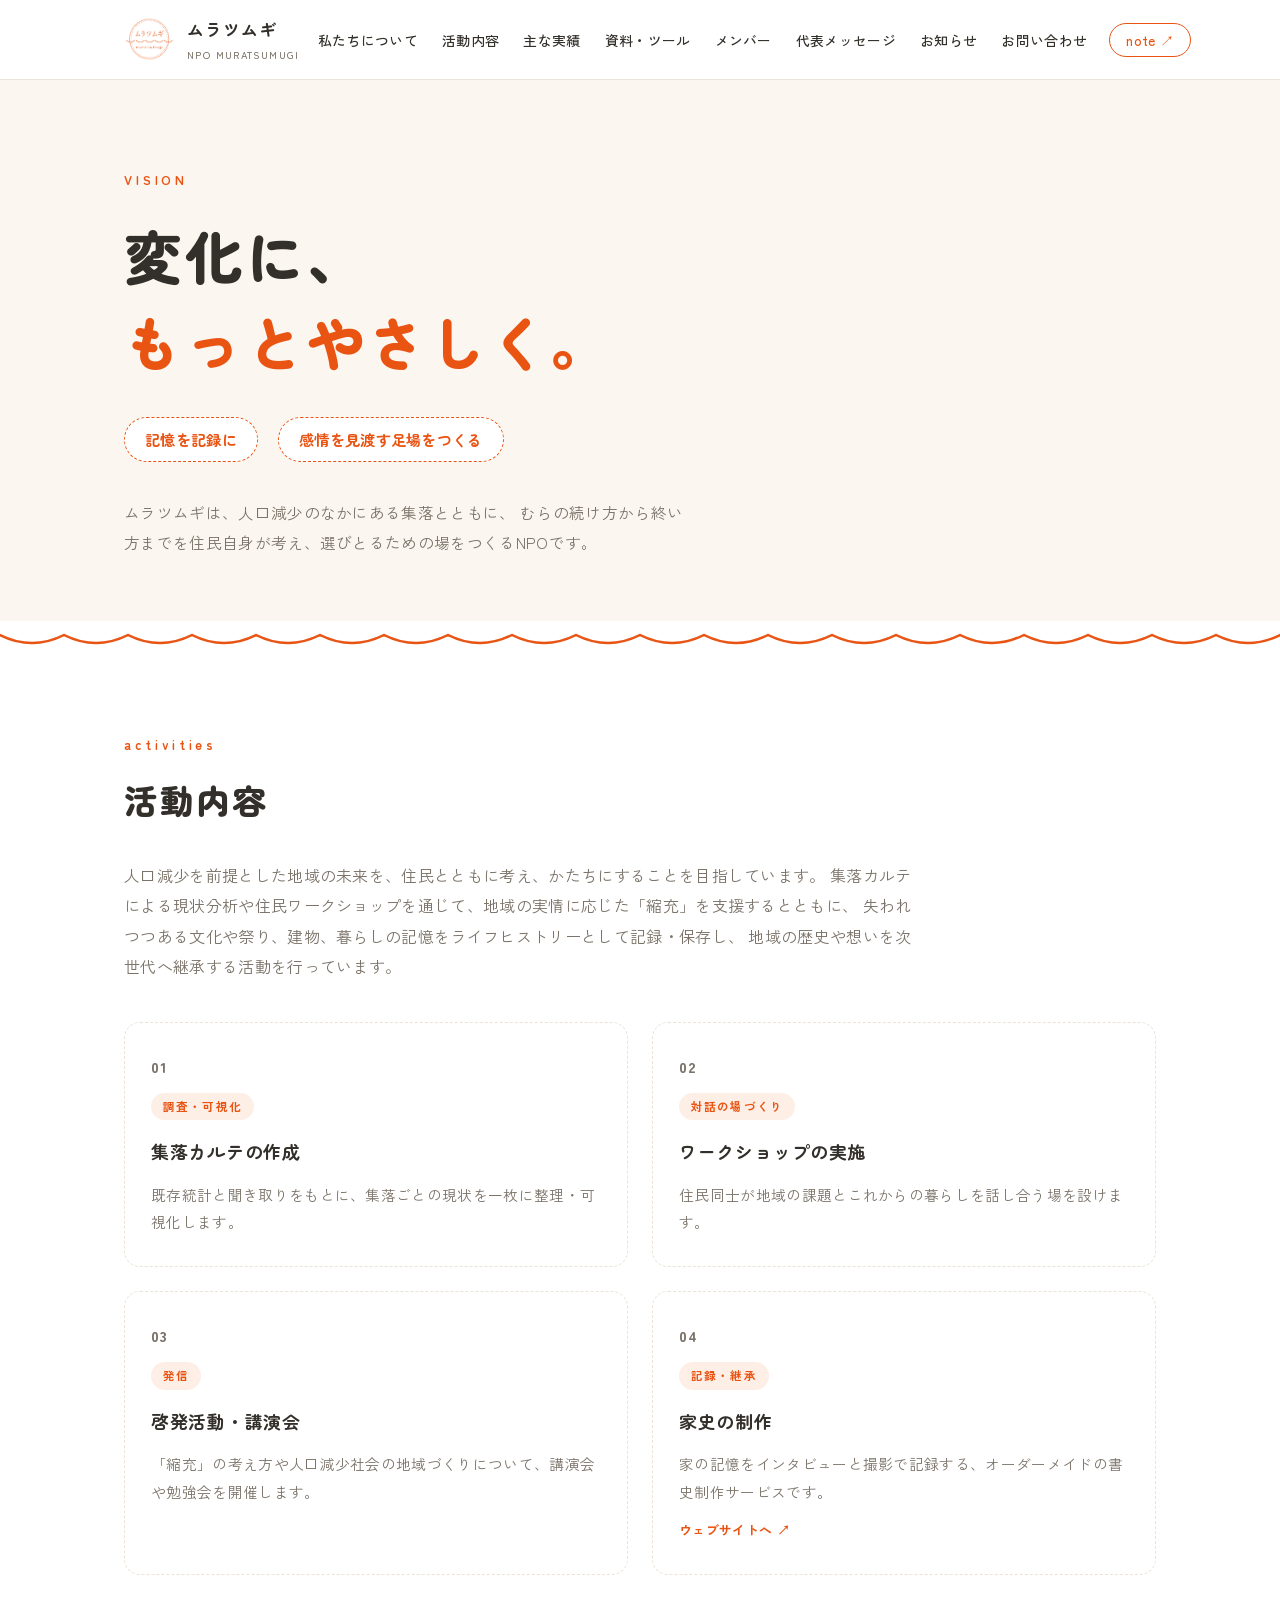
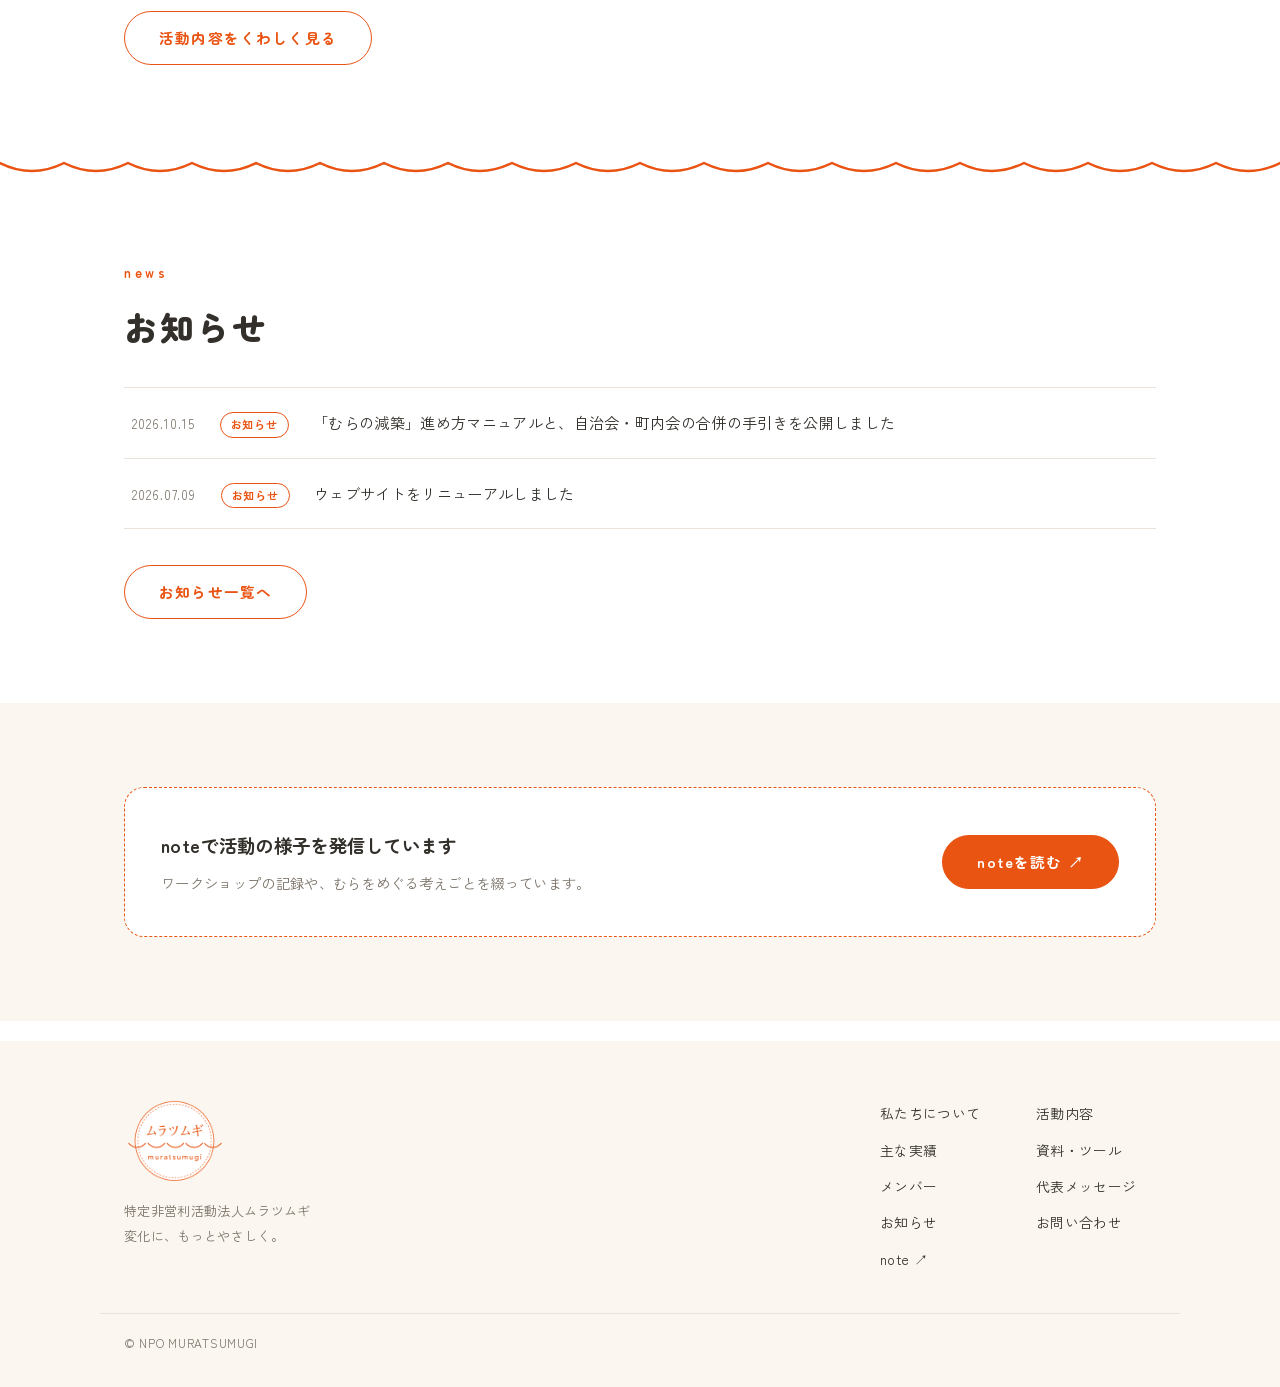
<file: index.html>
<!DOCTYPE html>
<html lang="ja">
<head>
<meta charset="UTF-8">
<meta name="viewport" content="width=device-width, initial-scale=1.0">
<title>特定非営利活動法人ムラツムギ|変化に、もっとやさしく。</title>
<meta name="description" content="ムラツムギは、人口減少下の集落とともに「むらの終い方」まで含めた未来を考えるNPOです。記憶を記録に。感情を見渡す足場をつくる。">
<meta property="og:type" content="website">
<meta property="og:title" content="特定非営利活動法人ムラツムギ|変化に、もっとやさしく。">
<meta property="og:description" content="ムラツムギは、人口減少下の集落とともに「むらの終い方」まで含めた未来を考えるNPOです。記憶を記録に。感情を見渡す足場をつくる。">
<meta property="og:image" content="https://muratsumugi.or.jp/assets/img/ogp.jpg">
<meta property="og:url" content="https://muratsumugi.or.jp/">
<meta property="og:site_name" content="特定非営利活動法人ムラツムギ">
<meta name="twitter:card" content="summary_large_image">
<meta name="twitter:title" content="特定非営利活動法人ムラツムギ|変化に、もっとやさしく。">
<meta name="twitter:description" content="ムラツムギは、人口減少下の集落とともに「むらの終い方」まで含めた未来を考えるNPOです。記憶を記録に。感情を見渡す足場をつくる。">
<meta name="twitter:image" content="https://muratsumugi.or.jp/assets/img/ogp.jpg">
<link rel="icon" href="assets/img/favicon.png">
<link rel="apple-touch-icon" href="assets/img/icon-180.png">
<link rel="preconnect" href="https://fonts.googleapis.com">
<link rel="preconnect" href="https://fonts.gstatic.com" crossorigin>
<link href="https://fonts.googleapis.com/css2?family=Zen+Kaku+Gothic+New:wght@400;500;700&family=Zen+Maru+Gothic:wght@500;700;900&display=swap" rel="stylesheet">
<link rel="stylesheet" href="assets/css/style.css">
</head>
<body data-page="home">

<header class="site-header">
  <div class="header-inner">
    <a class="brand" href="index.html">
      <img src="assets/img/logo.png" alt="ムラツムギのロゴ">
      <span class="brand-name">ムラツムギ<small>NPO MURATSUMUGI</small></span>
    </a>
    <button class="nav-toggle" aria-label="メニューを開く" aria-expanded="false">
      <span></span><span></span><span></span>
    </button>
    <nav class="global-nav" aria-label="グローバルナビゲーション">
      <ul>
        <li><a href="about.html">私たちについて</a></li>
        <li><a href="activities.html">活動内容</a></li>
        <li><a href="works.html">主な実績</a></li>
        <li><a href="resources.html">資料・ツール</a></li>
        <li><a href="members.html">メンバー</a></li>
        <li><a href="message.html">代表メッセージ</a></li>
        <li><a href="news.html">お知らせ</a></li>
        <li><a href="contact.html">お問い合わせ</a></li>
        <li><a class="nav-note-link" href="https://note.com/muratsumugi" target="_blank" rel="noopener" data-note-url>note ↗</a></li>
      </ul>
    </nav>
  </div>
</header>

<main>
  <!-- ヒーロー:VISIONを主役に -->
  <section class="hero">
    <div class="hero-inner">
      <p class="hero-vision-label">VISION</p>
      <h1 class="hero-catch">変化に、<br><span class="accent">もっとやさしく。</span></h1>
      <div class="hero-mission" aria-label="ミッション">
        <span>記憶を記録に</span>
        <span>感情を見渡す足場をつくる</span>
      </div>
      <p class="hero-lead">
        ムラツムギは、人口減少のなかにある集落とともに、
        むらの続け方から終い方までを住民自身が考え、選びとるための場をつくるNPOです。
      </p>
    </div>
  </section>
  <div class="wave wave--drift" aria-hidden="true"></div>

  <!-- 活動ダイジェスト -->
  <section class="section">
    <div class="container">
      <p class="eyebrow">activities</p>
      <h2 class="section-title">活動内容</h2>
      <p class="section-lead section-lead--wide">
        人口減少を前提とした地域の未来を、住民とともに考え、かたちにすることを目指しています。
        集落カルテによる現状分析や住民ワークショップを通じて、地域の実情に応じた「縮充」を支援するとともに、
        失われつつある文化や祭り、建物、暮らしの記憶をライフヒストリーとして記録・保存し、
        地域の歴史や想いを次世代へ継承する活動を行っています。
      </p>
      <div class="card-grid card-grid--four" id="home-activities"></div>
      <div class="btn-row"><a class="btn" href="activities.html">活動内容をくわしく見る</a></div>
    </div>
  </section>

  <div class="wave" aria-hidden="true"></div>

  <!-- お知らせ -->
  <section class="section">
    <div class="container">
      <p class="eyebrow">news</p>
      <h2 class="section-title">お知らせ</h2>
      <ul class="news-list" id="home-news"></ul>
      <div class="btn-row"><a class="btn" href="news.html">お知らせ一覧へ</a></div>
    </div>
  </section>

  <!-- note -->
  <section class="section section--kinari">
    <div class="container">
      <div class="note-banner reveal">
        <div>
          <h3>noteで活動の様子を発信しています</h3>
          <p>ワークショップの記録や、むらをめぐる考えごとを綴っています。</p>
        </div>
        <a class="btn btn--fill" href="https://note.com/muratsumugi" target="_blank" rel="noopener" data-note-url>noteを読む ↗</a>
      </div>
    </div>
  </section>
</main>

<footer class="site-footer">
  <div class="footer-inner">
    <div class="footer-brand">
      <img src="assets/img/logo.png" alt="ムラツムギのロゴ">
      <p>特定非営利活動法人ムラツムギ<br>変化に、もっとやさしく。</p>
    </div>
    <nav class="footer-nav" aria-label="フッターナビゲーション">
      <ul>
        <li><a href="about.html">私たちについて</a></li>
        <li><a href="activities.html">活動内容</a></li>
        <li><a href="works.html">主な実績</a></li>
        <li><a href="resources.html">資料・ツール</a></li>
        <li><a href="members.html">メンバー</a></li>
        <li><a href="message.html">代表メッセージ</a></li>
        <li><a href="news.html">お知らせ</a></li>
        <li><a href="contact.html">お問い合わせ</a></li>
        <li><a href="https://note.com/muratsumugi" target="_blank" rel="noopener" data-note-url>note ↗</a></li>
      </ul>
    </nav>
  </div>
  <p class="copyright">© NPO MURATSUMUGI</p>
</footer>

<script src="assets/js/main.js"></script>
</body>
</html>
</file>
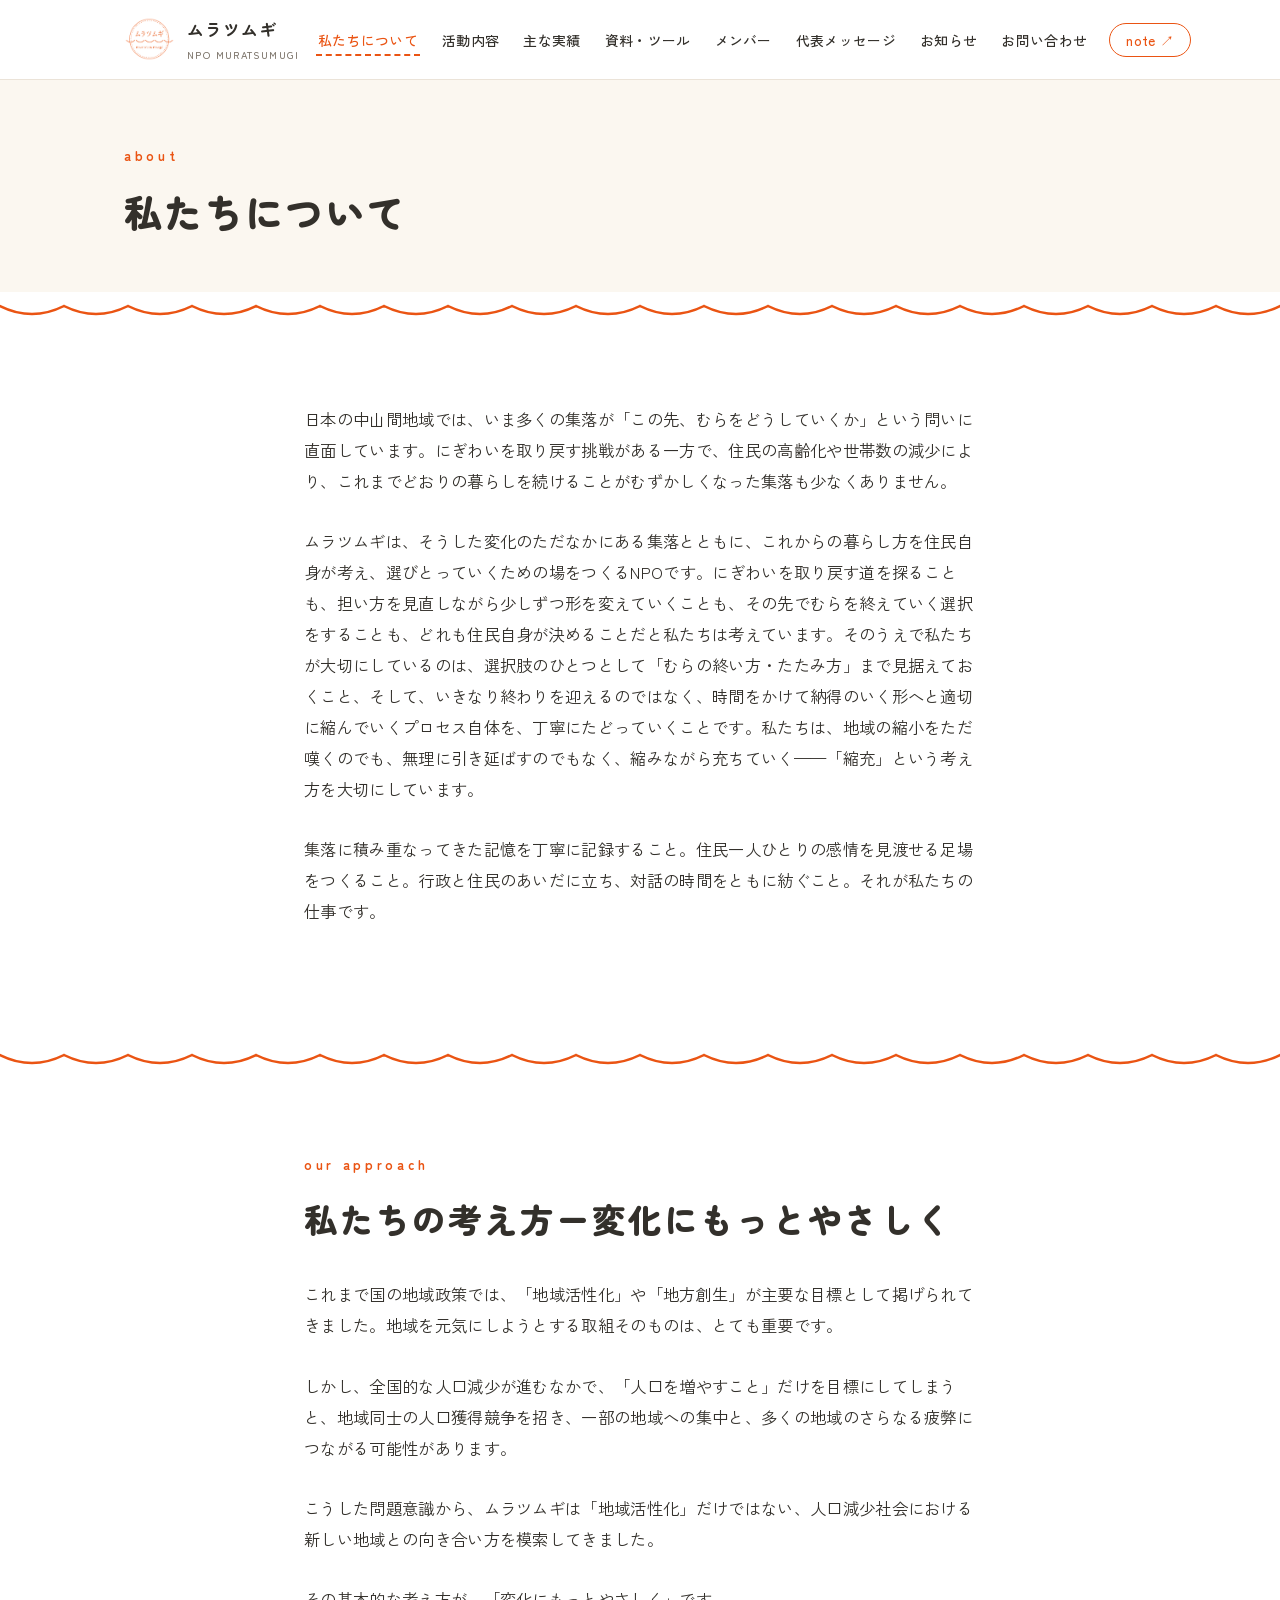
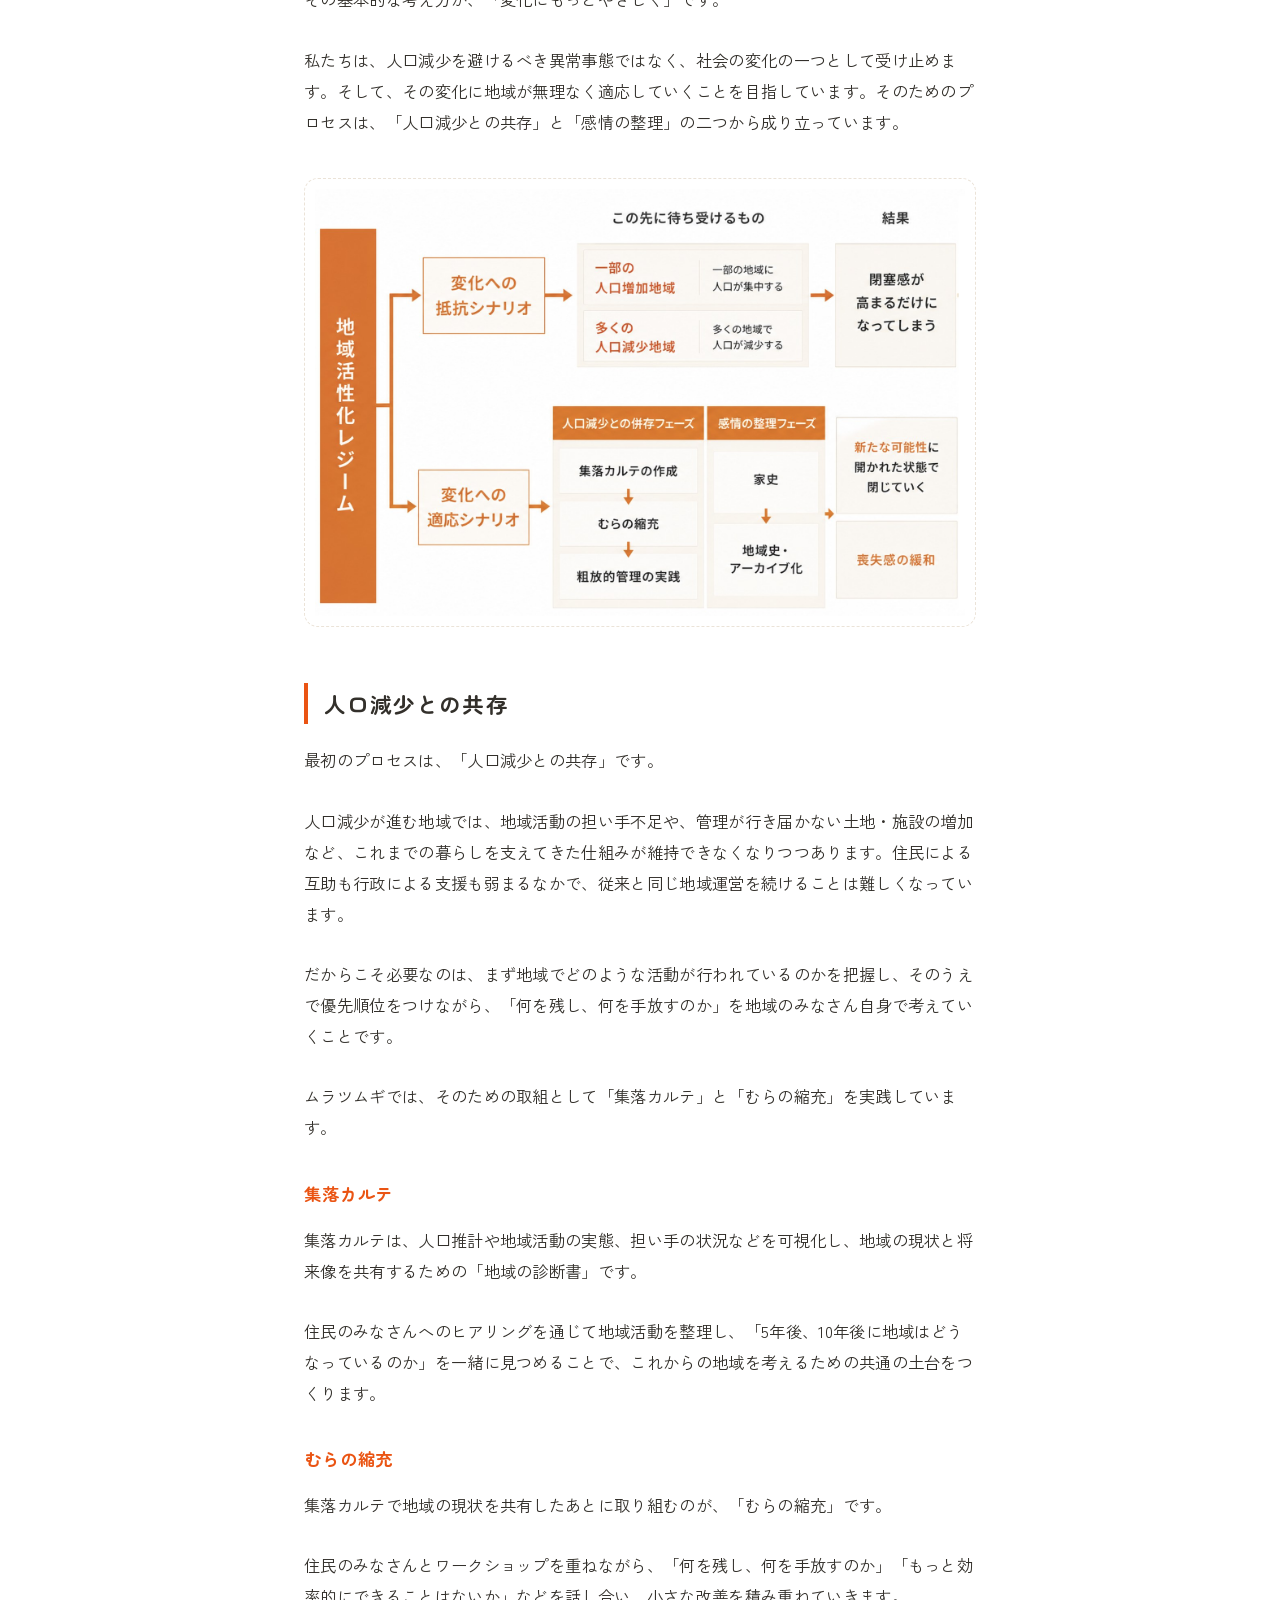
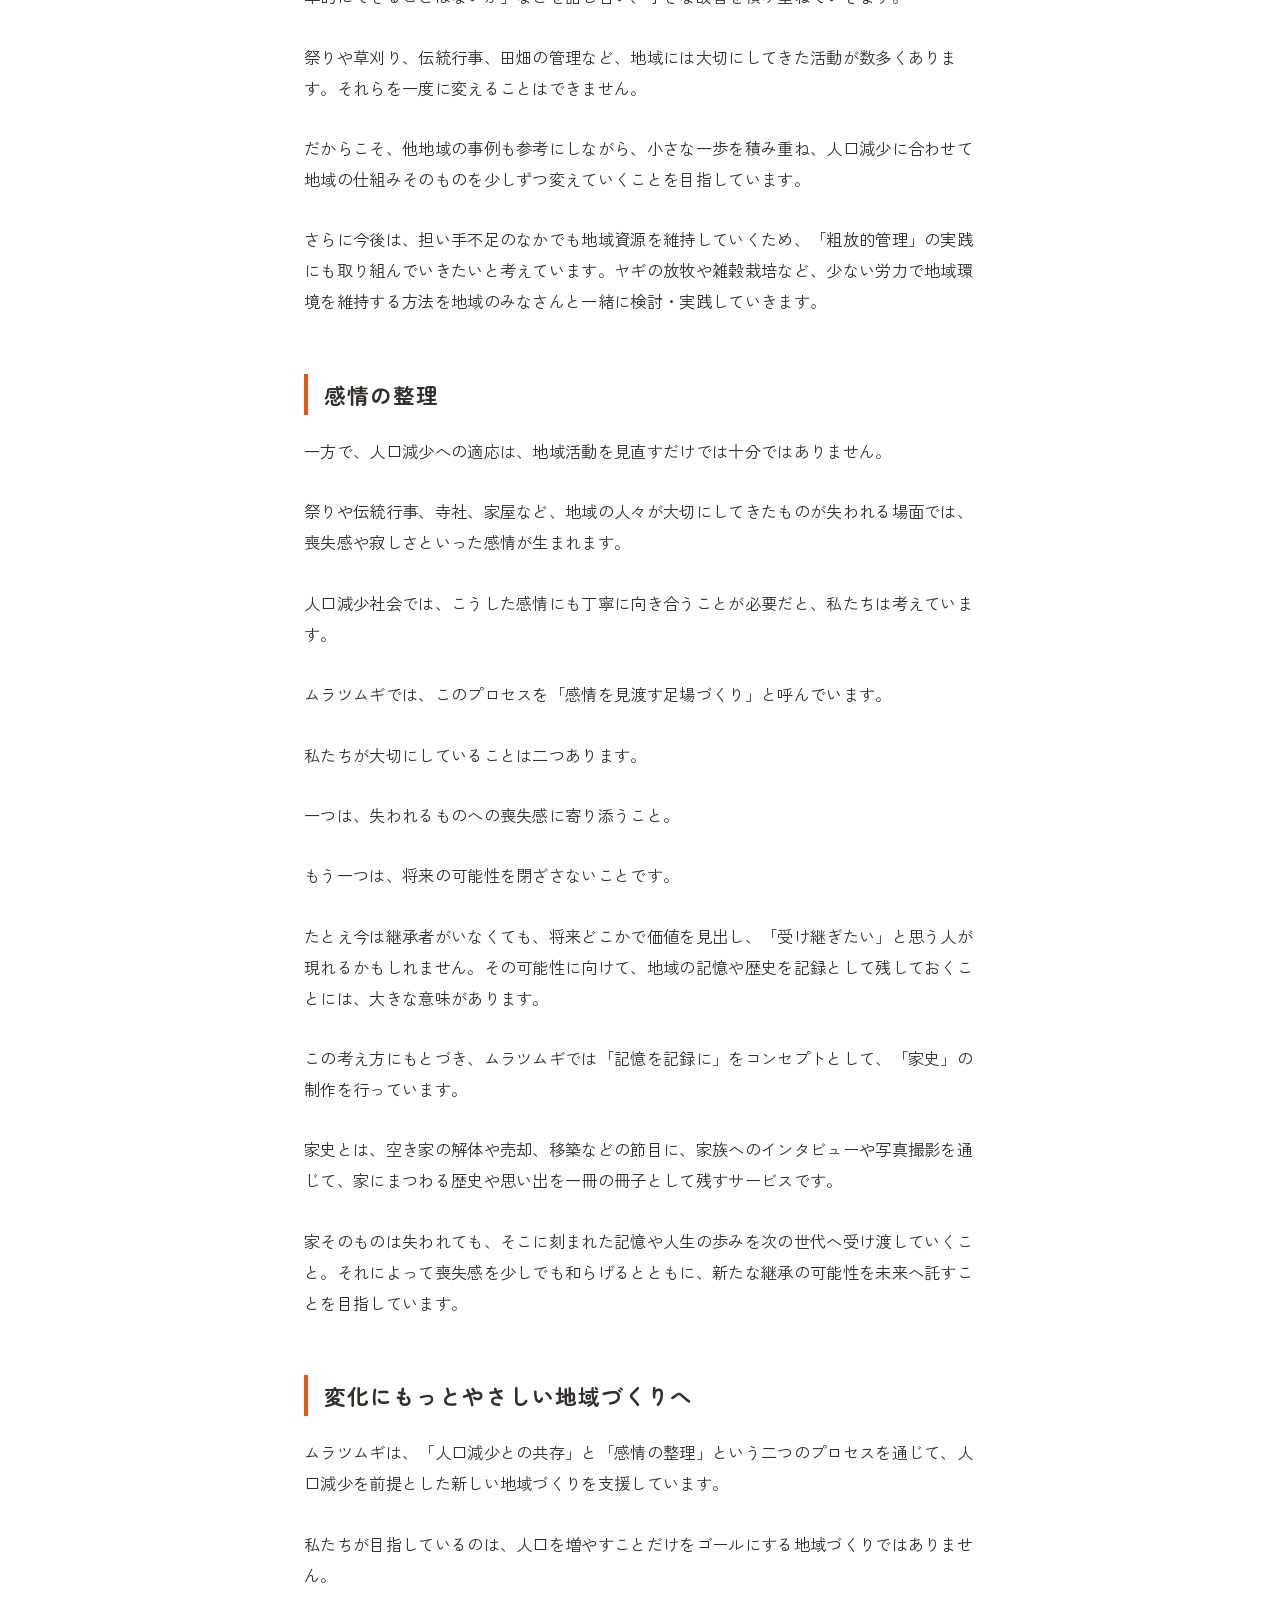
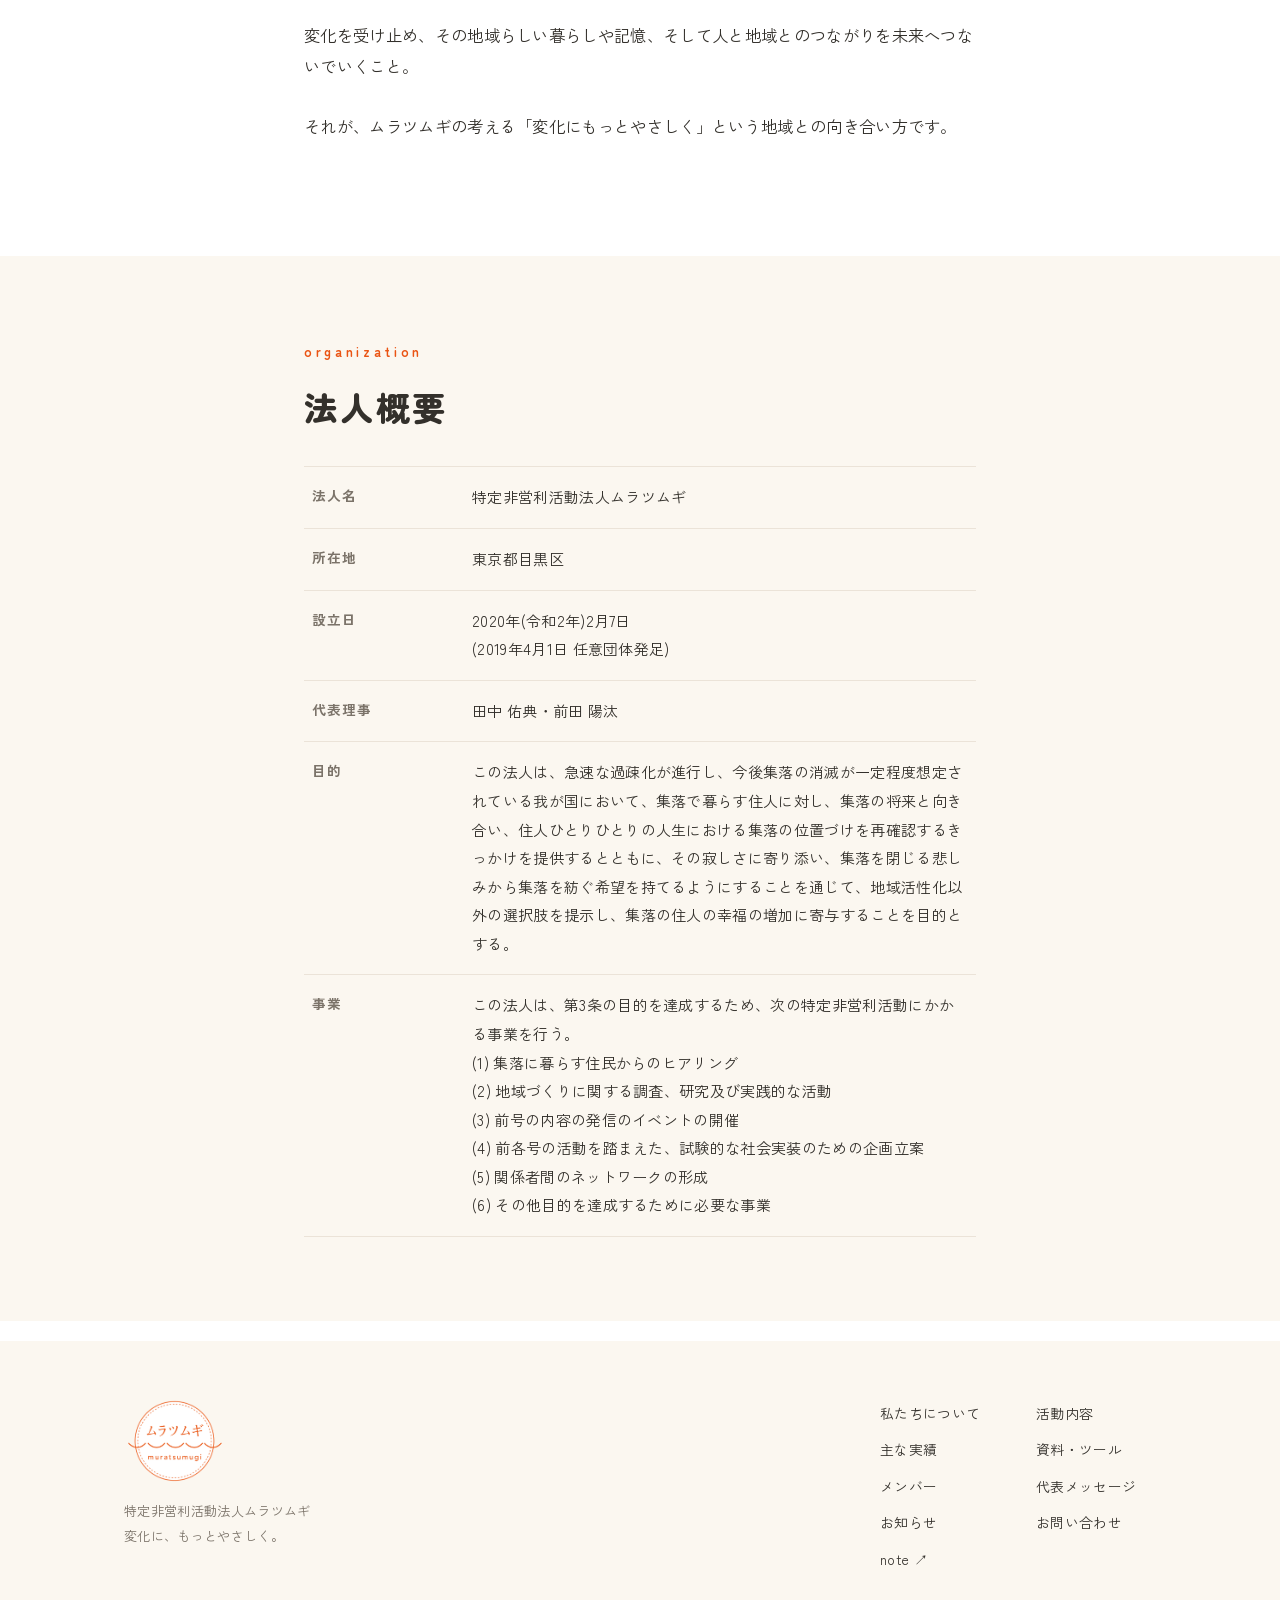
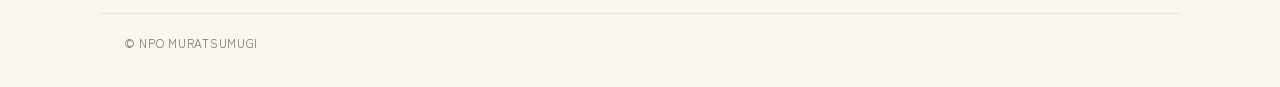
<file: about.html>
<!DOCTYPE html>
<html lang="ja">
<head>
<meta charset="UTF-8">
<meta name="viewport" content="width=device-width, initial-scale=1.0">
<title>私たちについて|特定非営利活動法人ムラツムギ</title>
<meta name="description" content="ムラツムギの目的と問題意識、団体概要。">
<meta property="og:type" content="website">
<meta property="og:title" content="私たちについて|特定非営利活動法人ムラツムギ">
<meta property="og:description" content="ムラツムギの目的と問題意識、団体概要。">
<meta property="og:image" content="https://muratsumugi.or.jp/assets/img/ogp.jpg">
<meta property="og:url" content="https://muratsumugi.or.jp/about.html">
<meta property="og:site_name" content="特定非営利活動法人ムラツムギ">
<meta name="twitter:card" content="summary_large_image">
<meta name="twitter:title" content="私たちについて|特定非営利活動法人ムラツムギ">
<meta name="twitter:description" content="ムラツムギの目的と問題意識、団体概要。">
<meta name="twitter:image" content="https://muratsumugi.or.jp/assets/img/ogp.jpg">
<link rel="icon" href="assets/img/favicon.png">
<link rel="apple-touch-icon" href="assets/img/icon-180.png">
<link rel="preconnect" href="https://fonts.googleapis.com">
<link rel="preconnect" href="https://fonts.gstatic.com" crossorigin>
<link href="https://fonts.googleapis.com/css2?family=Zen+Kaku+Gothic+New:wght@400;500;700&family=Zen+Maru+Gothic:wght@500;700;900&display=swap" rel="stylesheet">
<link rel="stylesheet" href="assets/css/style.css">
</head>
<body data-page="about">

<header class="site-header">
  <div class="header-inner">
    <a class="brand" href="index.html">
      <img src="assets/img/logo.png" alt="ムラツムギのロゴ">
      <span class="brand-name">ムラツムギ<small>NPO MURATSUMUGI</small></span>
    </a>
    <button class="nav-toggle" aria-label="メニューを開く" aria-expanded="false">
      <span></span><span></span><span></span>
    </button>
    <nav class="global-nav" aria-label="グローバルナビゲーション">
      <ul>
        <li><a href="about.html">私たちについて</a></li>
        <li><a href="activities.html">活動内容</a></li>
        <li><a href="works.html">主な実績</a></li>
        <li><a href="resources.html">資料・ツール</a></li>
        <li><a href="members.html">メンバー</a></li>
        <li><a href="message.html">代表メッセージ</a></li>
        <li><a href="news.html">お知らせ</a></li>
        <li><a href="contact.html">お問い合わせ</a></li>
        <li><a class="nav-note-link" href="https://note.com/muratsumugi" target="_blank" rel="noopener" data-note-url>note ↗</a></li>
      </ul>
    </nav>
  </div>
</header>

<main>
  <div class="page-header">
    <div class="container">
      <p class="eyebrow">about</p>
      <h1>私たちについて</h1>
    </div>
  </div>
  <div class="wave wave--drift" aria-hidden="true"></div>

  <section class="section">
    <div class="narrow">
      <div class="message-body" id="about-body"></div>
    </div>
  </section>
  <div class="wave" aria-hidden="true"></div>
  <section class="section">
    <div class="narrow">
      <p class="eyebrow">our approach</p>
      <h2 class="section-title" id="philosophy-title"></h2>
      <div class="message-body rich" id="philosophy-body"></div>
    </div>
  </section>
  <section class="section section--kinari">
    <div class="narrow">
      <p class="eyebrow">organization</p>
      <h2 class="section-title">法人概要</h2>
      <dl class="org-table" id="org-table"></dl>
    </div>
  </section>
</main>

<footer class="site-footer">
  <div class="footer-inner">
    <div class="footer-brand">
      <img src="assets/img/logo.png" alt="ムラツムギのロゴ">
      <p>特定非営利活動法人ムラツムギ<br>変化に、もっとやさしく。</p>
    </div>
    <nav class="footer-nav" aria-label="フッターナビゲーション">
      <ul>
        <li><a href="about.html">私たちについて</a></li>
        <li><a href="activities.html">活動内容</a></li>
        <li><a href="works.html">主な実績</a></li>
        <li><a href="resources.html">資料・ツール</a></li>
        <li><a href="members.html">メンバー</a></li>
        <li><a href="message.html">代表メッセージ</a></li>
        <li><a href="news.html">お知らせ</a></li>
        <li><a href="contact.html">お問い合わせ</a></li>
        <li><a href="https://note.com/muratsumugi" target="_blank" rel="noopener" data-note-url>note ↗</a></li>
      </ul>
    </nav>
  </div>
  <p class="copyright">© NPO MURATSUMUGI</p>
</footer>

<script src="assets/js/main.js"></script>
</body>
</html>
</file>
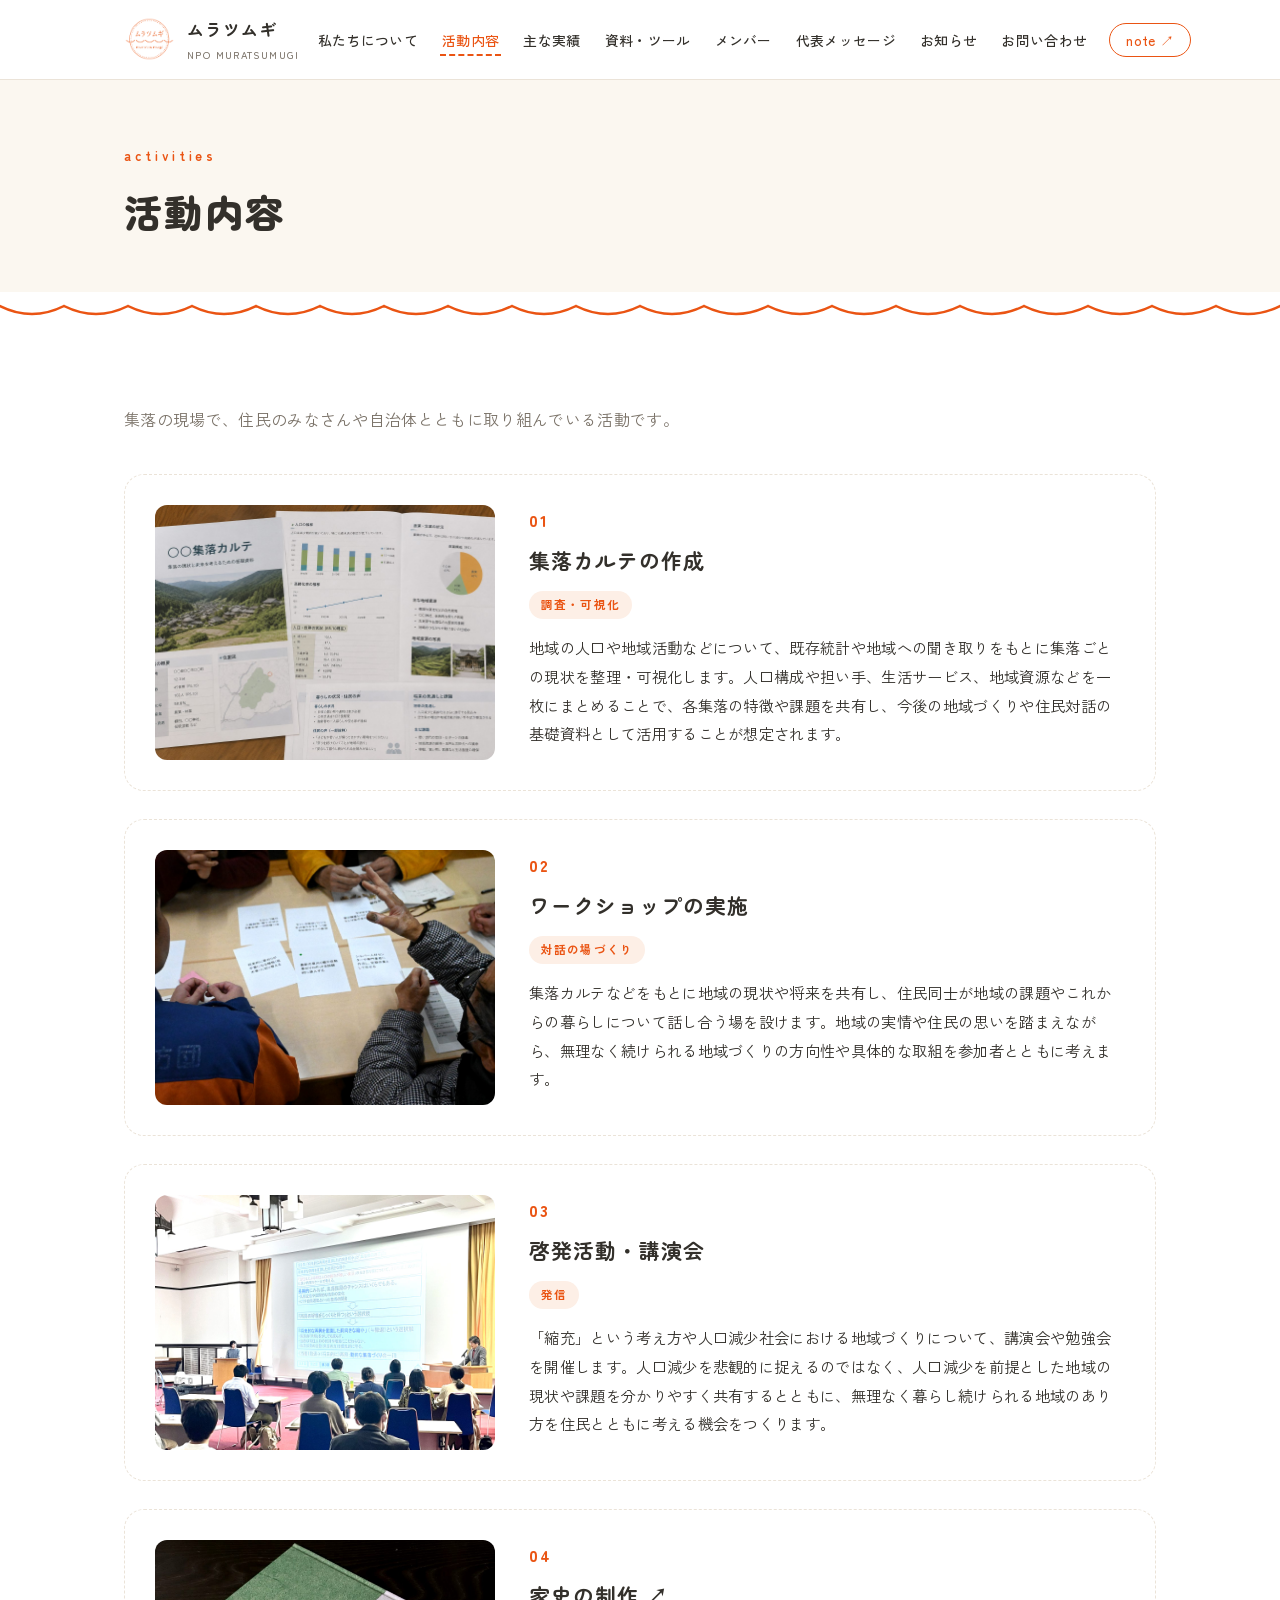
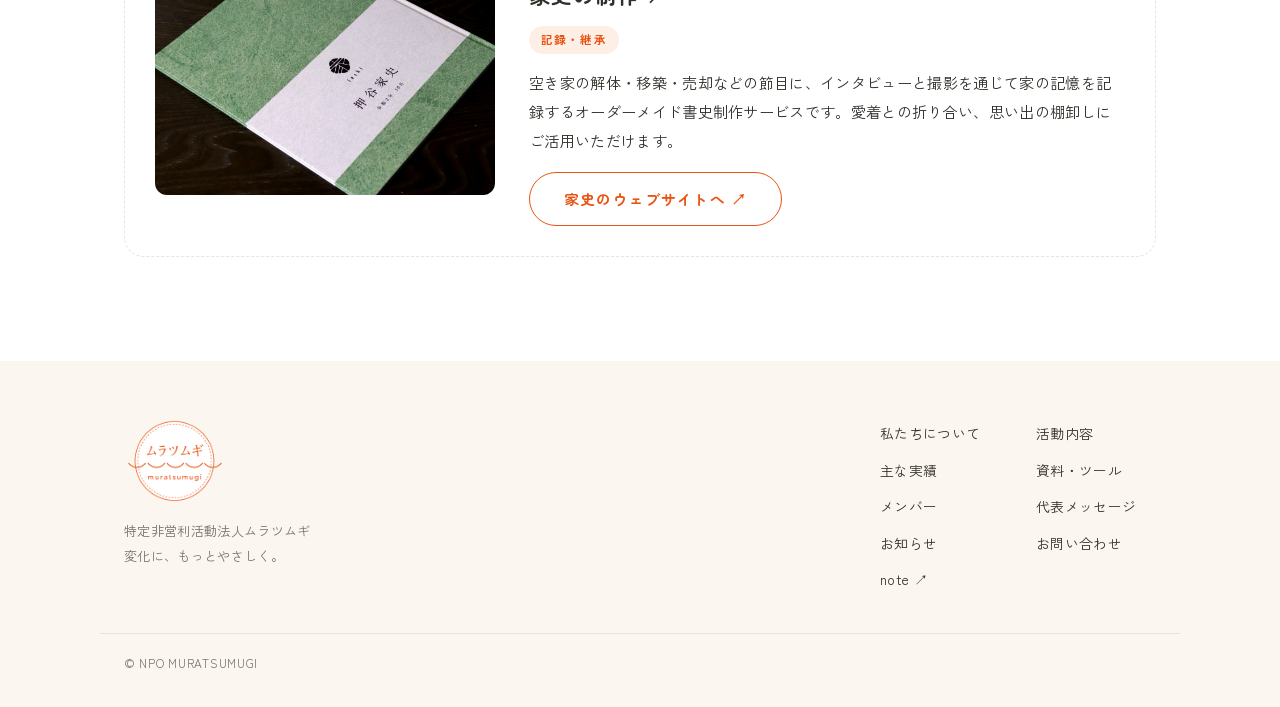
<file: activities.html>
<!DOCTYPE html>
<html lang="ja">
<head>
<meta charset="UTF-8">
<meta name="viewport" content="width=device-width, initial-scale=1.0">
<title>活動内容|特定非営利活動法人ムラツムギ</title>
<meta name="description" content="ワークショップ、調査研究、自治体からの受託事業など、ムラツムギの活動を紹介します。">
<meta property="og:type" content="website">
<meta property="og:title" content="活動内容|特定非営利活動法人ムラツムギ">
<meta property="og:description" content="ワークショップ、調査研究、自治体からの受託事業など、ムラツムギの活動を紹介します。">
<meta property="og:image" content="https://muratsumugi.or.jp/assets/img/ogp.jpg">
<meta property="og:url" content="https://muratsumugi.or.jp/activities.html">
<meta property="og:site_name" content="特定非営利活動法人ムラツムギ">
<meta name="twitter:card" content="summary_large_image">
<meta name="twitter:title" content="活動内容|特定非営利活動法人ムラツムギ">
<meta name="twitter:description" content="ワークショップ、調査研究、自治体からの受託事業など、ムラツムギの活動を紹介します。">
<meta name="twitter:image" content="https://muratsumugi.or.jp/assets/img/ogp.jpg">
<link rel="icon" href="assets/img/favicon.png">
<link rel="apple-touch-icon" href="assets/img/icon-180.png">
<link rel="preconnect" href="https://fonts.googleapis.com">
<link rel="preconnect" href="https://fonts.gstatic.com" crossorigin>
<link href="https://fonts.googleapis.com/css2?family=Zen+Kaku+Gothic+New:wght@400;500;700&family=Zen+Maru+Gothic:wght@500;700;900&display=swap" rel="stylesheet">
<link rel="stylesheet" href="assets/css/style.css">
</head>
<body data-page="activities">

<header class="site-header">
  <div class="header-inner">
    <a class="brand" href="index.html">
      <img src="assets/img/logo.png" alt="ムラツムギのロゴ">
      <span class="brand-name">ムラツムギ<small>NPO MURATSUMUGI</small></span>
    </a>
    <button class="nav-toggle" aria-label="メニューを開く" aria-expanded="false">
      <span></span><span></span><span></span>
    </button>
    <nav class="global-nav" aria-label="グローバルナビゲーション">
      <ul>
        <li><a href="about.html">私たちについて</a></li>
        <li><a href="activities.html">活動内容</a></li>
        <li><a href="works.html">主な実績</a></li>
        <li><a href="resources.html">資料・ツール</a></li>
        <li><a href="members.html">メンバー</a></li>
        <li><a href="message.html">代表メッセージ</a></li>
        <li><a href="news.html">お知らせ</a></li>
        <li><a href="contact.html">お問い合わせ</a></li>
        <li><a class="nav-note-link" href="https://note.com/muratsumugi" target="_blank" rel="noopener" data-note-url>note ↗</a></li>
      </ul>
    </nav>
  </div>
</header>

<main>
  <div class="page-header">
    <div class="container">
      <p class="eyebrow">activities</p>
      <h1>活動内容</h1>
    </div>
  </div>
  <div class="wave wave--drift" aria-hidden="true"></div>

  <section class="section">
    <div class="container">
      <p class="section-lead">
        集落の現場で、住民のみなさんや自治体とともに取り組んでいる活動です。
      </p>
      <div class="activity-list" id="activities-list"></div>
    </div>
  </section>
</main>

<footer class="site-footer">
  <div class="footer-inner">
    <div class="footer-brand">
      <img src="assets/img/logo.png" alt="ムラツムギのロゴ">
      <p>特定非営利活動法人ムラツムギ<br>変化に、もっとやさしく。</p>
    </div>
    <nav class="footer-nav" aria-label="フッターナビゲーション">
      <ul>
        <li><a href="about.html">私たちについて</a></li>
        <li><a href="activities.html">活動内容</a></li>
        <li><a href="works.html">主な実績</a></li>
        <li><a href="resources.html">資料・ツール</a></li>
        <li><a href="members.html">メンバー</a></li>
        <li><a href="message.html">代表メッセージ</a></li>
        <li><a href="news.html">お知らせ</a></li>
        <li><a href="contact.html">お問い合わせ</a></li>
        <li><a href="https://note.com/muratsumugi" target="_blank" rel="noopener" data-note-url>note ↗</a></li>
      </ul>
    </nav>
  </div>
  <p class="copyright">© NPO MURATSUMUGI</p>
</footer>

<script src="assets/js/main.js"></script>
</body>
</html>
</file>
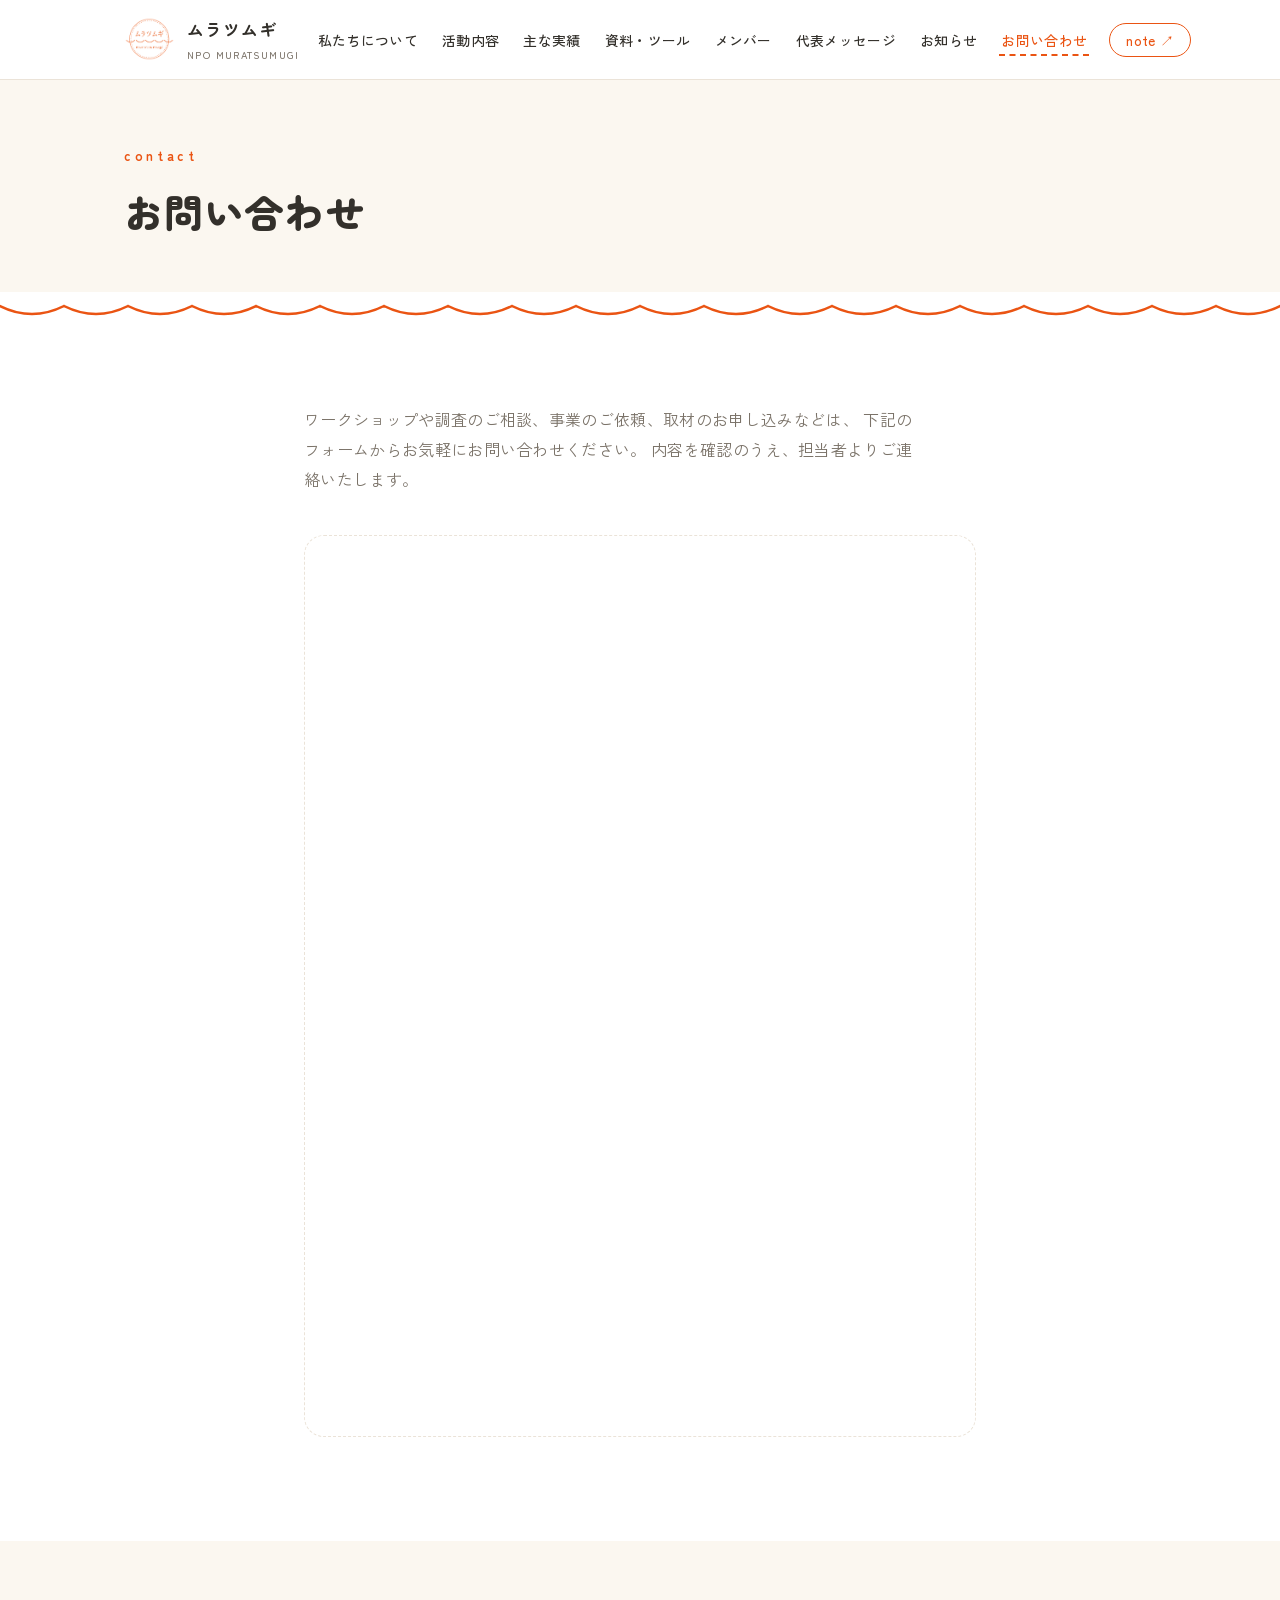
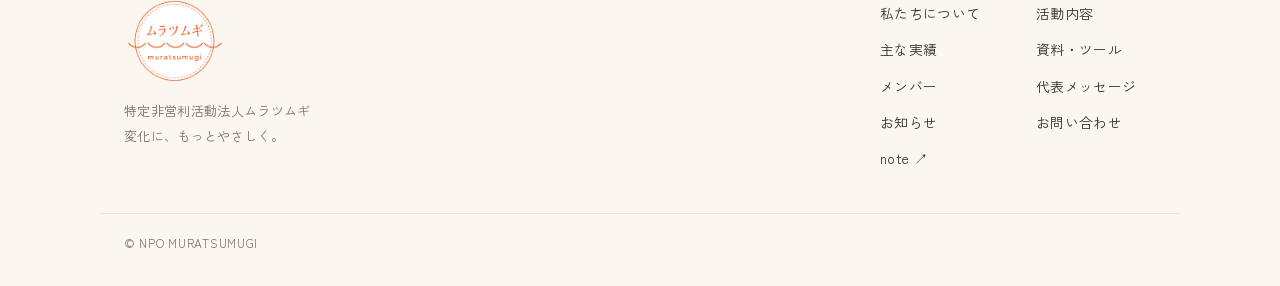
<file: contact.html>
<!DOCTYPE html>
<html lang="ja">
<head>
<meta charset="UTF-8">
<meta name="viewport" content="width=device-width, initial-scale=1.0">
<title>お問い合わせ|特定非営利活動法人ムラツムギ</title>
<meta name="description" content="ワークショップや調査のご相談、取材のご依頼などはこちらから。">
<meta property="og:type" content="website">
<meta property="og:title" content="お問い合わせ|特定非営利活動法人ムラツムギ">
<meta property="og:description" content="ワークショップや調査のご相談、取材のご依頼などはこちらから。">
<meta property="og:image" content="https://muratsumugi.or.jp/assets/img/ogp.jpg">
<meta property="og:url" content="https://muratsumugi.or.jp/contact.html">
<meta property="og:site_name" content="特定非営利活動法人ムラツムギ">
<meta name="twitter:card" content="summary_large_image">
<meta name="twitter:title" content="お問い合わせ|特定非営利活動法人ムラツムギ">
<meta name="twitter:description" content="ワークショップや調査のご相談、取材のご依頼などはこちらから。">
<meta name="twitter:image" content="https://muratsumugi.or.jp/assets/img/ogp.jpg">
<link rel="icon" href="assets/img/favicon.png">
<link rel="apple-touch-icon" href="assets/img/icon-180.png">
<link rel="preconnect" href="https://fonts.googleapis.com">
<link rel="preconnect" href="https://fonts.gstatic.com" crossorigin>
<link href="https://fonts.googleapis.com/css2?family=Zen+Kaku+Gothic+New:wght@400;500;700&family=Zen+Maru+Gothic:wght@500;700;900&display=swap" rel="stylesheet">
<link rel="stylesheet" href="assets/css/style.css">
</head>
<body data-page="contact">

<header class="site-header">
  <div class="header-inner">
    <a class="brand" href="index.html">
      <img src="assets/img/logo.png" alt="ムラツムギのロゴ">
      <span class="brand-name">ムラツムギ<small>NPO MURATSUMUGI</small></span>
    </a>
    <button class="nav-toggle" aria-label="メニューを開く" aria-expanded="false">
      <span></span><span></span><span></span>
    </button>
    <nav class="global-nav" aria-label="グローバルナビゲーション">
      <ul>
        <li><a href="about.html">私たちについて</a></li>
        <li><a href="activities.html">活動内容</a></li>
        <li><a href="works.html">主な実績</a></li>
        <li><a href="resources.html">資料・ツール</a></li>
        <li><a href="members.html">メンバー</a></li>
        <li><a href="message.html">代表メッセージ</a></li>
        <li><a href="news.html">お知らせ</a></li>
        <li><a href="contact.html">お問い合わせ</a></li>
        <li><a class="nav-note-link" href="https://note.com/muratsumugi" target="_blank" rel="noopener" data-note-url>note ↗</a></li>
      </ul>
    </nav>
  </div>
</header>

<main>
  <div class="page-header">
    <div class="container">
      <p class="eyebrow">contact</p>
      <h1>お問い合わせ</h1>
    </div>
  </div>
  <div class="wave wave--drift" aria-hidden="true"></div>

  <section class="section">
    <div class="narrow">
      <p class="section-lead">
        ワークショップや調査のご相談、事業のご依頼、取材のお申し込みなどは、
        下記のフォームからお気軽にお問い合わせください。
        内容を確認のうえ、担当者よりご連絡いたします。
      </p>
      <div class="form-embed" id="form-embed"></div>
    </div>
  </section>
</main>

<footer class="site-footer">
  <div class="footer-inner">
    <div class="footer-brand">
      <img src="assets/img/logo.png" alt="ムラツムギのロゴ">
      <p>特定非営利活動法人ムラツムギ<br>変化に、もっとやさしく。</p>
    </div>
    <nav class="footer-nav" aria-label="フッターナビゲーション">
      <ul>
        <li><a href="about.html">私たちについて</a></li>
        <li><a href="activities.html">活動内容</a></li>
        <li><a href="works.html">主な実績</a></li>
        <li><a href="resources.html">資料・ツール</a></li>
        <li><a href="members.html">メンバー</a></li>
        <li><a href="message.html">代表メッセージ</a></li>
        <li><a href="news.html">お知らせ</a></li>
        <li><a href="contact.html">お問い合わせ</a></li>
        <li><a href="https://note.com/muratsumugi" target="_blank" rel="noopener" data-note-url>note ↗</a></li>
      </ul>
    </nav>
  </div>
  <p class="copyright">© NPO MURATSUMUGI</p>
</footer>

<script src="assets/js/main.js"></script>
</body>
</html>
</file>
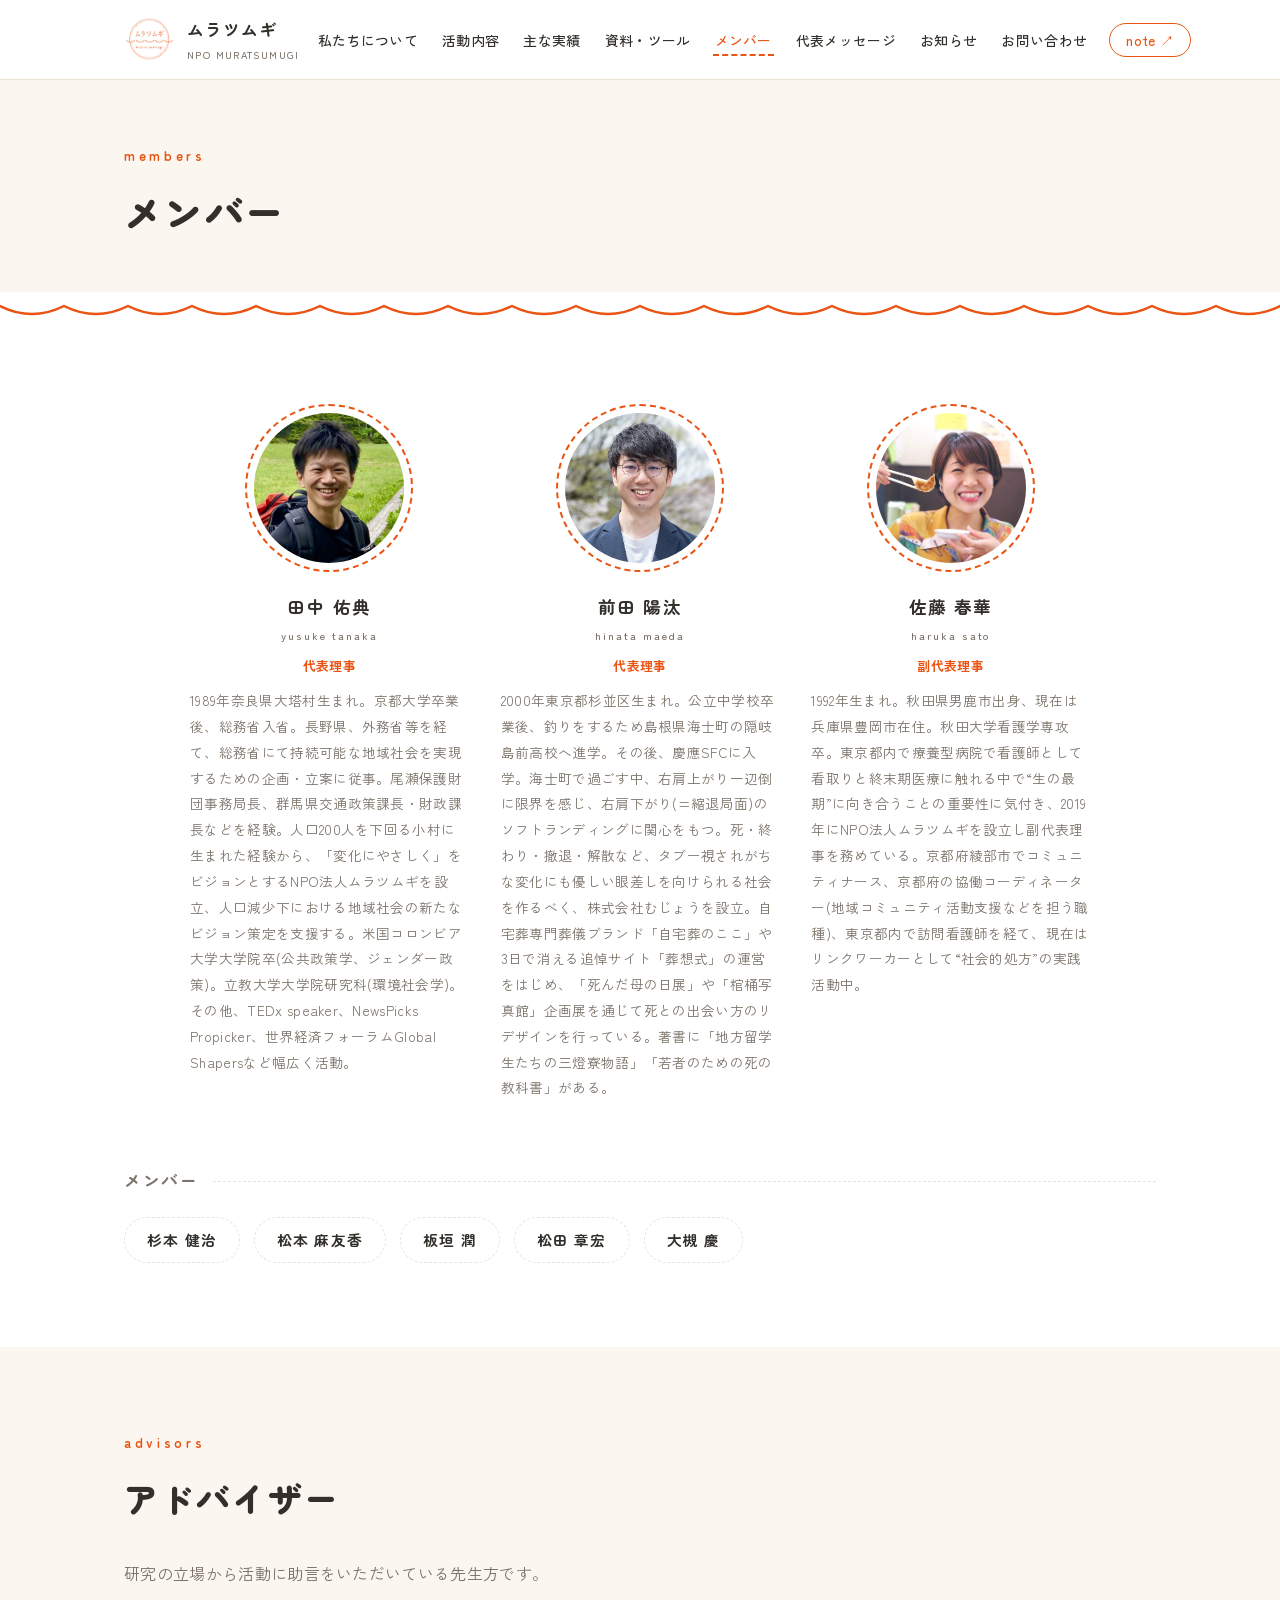
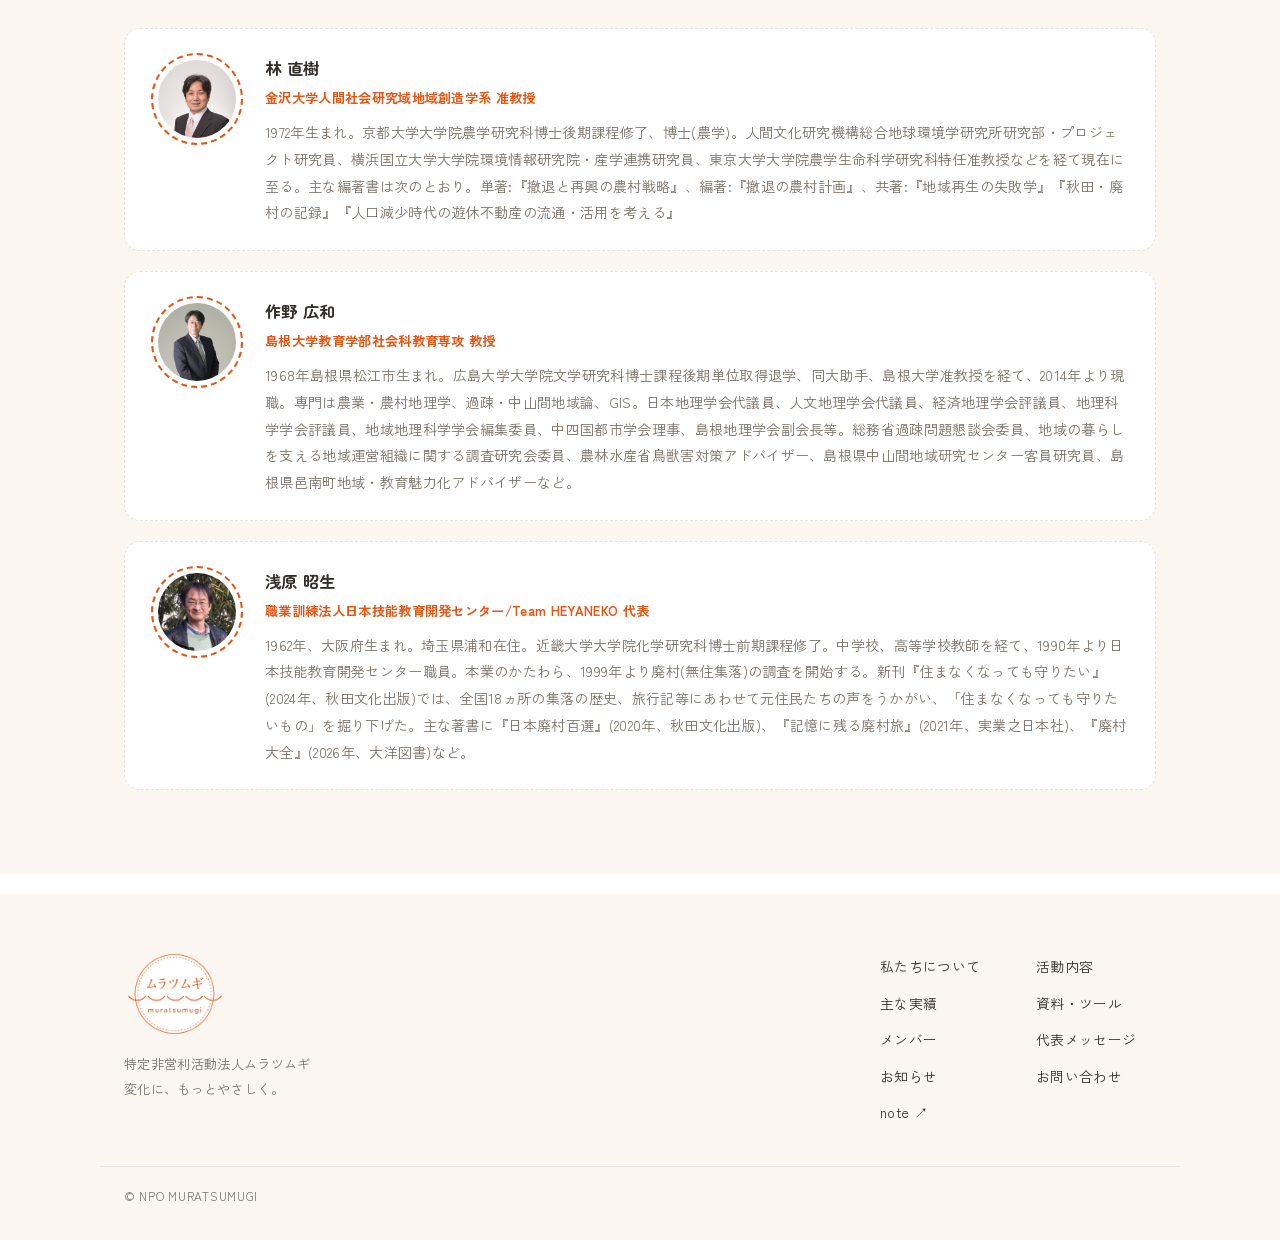
<file: members.html>
<!DOCTYPE html>
<html lang="ja">
<head>
<meta charset="UTF-8">
<meta name="viewport" content="width=device-width, initial-scale=1.0">
<title>メンバー|特定非営利活動法人ムラツムギ</title>
<meta name="description" content="ムラツムギのメンバーとアドバイザーを紹介します。">
<meta property="og:type" content="website">
<meta property="og:title" content="メンバー|特定非営利活動法人ムラツムギ">
<meta property="og:description" content="ムラツムギのメンバーとアドバイザーを紹介します。">
<meta property="og:image" content="https://muratsumugi.or.jp/assets/img/ogp.jpg">
<meta property="og:url" content="https://muratsumugi.or.jp/members.html">
<meta property="og:site_name" content="特定非営利活動法人ムラツムギ">
<meta name="twitter:card" content="summary_large_image">
<meta name="twitter:title" content="メンバー|特定非営利活動法人ムラツムギ">
<meta name="twitter:description" content="ムラツムギのメンバーとアドバイザーを紹介します。">
<meta name="twitter:image" content="https://muratsumugi.or.jp/assets/img/ogp.jpg">
<link rel="icon" href="assets/img/favicon.png">
<link rel="apple-touch-icon" href="assets/img/icon-180.png">
<link rel="preconnect" href="https://fonts.googleapis.com">
<link rel="preconnect" href="https://fonts.gstatic.com" crossorigin>
<link href="https://fonts.googleapis.com/css2?family=Zen+Kaku+Gothic+New:wght@400;500;700&family=Zen+Maru+Gothic:wght@500;700;900&display=swap" rel="stylesheet">
<link rel="stylesheet" href="assets/css/style.css">
</head>
<body data-page="members">

<header class="site-header">
  <div class="header-inner">
    <a class="brand" href="index.html">
      <img src="assets/img/logo.png" alt="ムラツムギのロゴ">
      <span class="brand-name">ムラツムギ<small>NPO MURATSUMUGI</small></span>
    </a>
    <button class="nav-toggle" aria-label="メニューを開く" aria-expanded="false">
      <span></span><span></span><span></span>
    </button>
    <nav class="global-nav" aria-label="グローバルナビゲーション">
      <ul>
        <li><a href="about.html">私たちについて</a></li>
        <li><a href="activities.html">活動内容</a></li>
        <li><a href="works.html">主な実績</a></li>
        <li><a href="resources.html">資料・ツール</a></li>
        <li><a href="members.html">メンバー</a></li>
        <li><a href="message.html">代表メッセージ</a></li>
        <li><a href="news.html">お知らせ</a></li>
        <li><a href="contact.html">お問い合わせ</a></li>
        <li><a class="nav-note-link" href="https://note.com/muratsumugi" target="_blank" rel="noopener" data-note-url>note ↗</a></li>
      </ul>
    </nav>
  </div>
</header>

<main>
  <div class="page-header">
    <div class="container">
      <p class="eyebrow">members</p>
      <h1>メンバー</h1>
    </div>
  </div>
  <div class="wave wave--drift" aria-hidden="true"></div>

  <section class="section">
    <div class="container">
      <div class="member-grid" id="member-grid"></div>
      <div class="simple-member-block">
        <h2 class="simple-member-heading">メンバー</h2>
        <ul class="simple-member-list" id="simple-member-list"></ul>
      </div>
    </div>
  </section>
  <section class="section section--kinari">
    <div class="container">
      <p class="eyebrow">advisors</p>
      <h2 class="section-title">アドバイザー</h2>
      <p class="section-lead">研究の立場から活動に助言をいただいている先生方です。</p>
      <div class="advisor-list" id="advisor-list"></div>
    </div>
  </section>
</main>

<footer class="site-footer">
  <div class="footer-inner">
    <div class="footer-brand">
      <img src="assets/img/logo.png" alt="ムラツムギのロゴ">
      <p>特定非営利活動法人ムラツムギ<br>変化に、もっとやさしく。</p>
    </div>
    <nav class="footer-nav" aria-label="フッターナビゲーション">
      <ul>
        <li><a href="about.html">私たちについて</a></li>
        <li><a href="activities.html">活動内容</a></li>
        <li><a href="works.html">主な実績</a></li>
        <li><a href="resources.html">資料・ツール</a></li>
        <li><a href="members.html">メンバー</a></li>
        <li><a href="message.html">代表メッセージ</a></li>
        <li><a href="news.html">お知らせ</a></li>
        <li><a href="contact.html">お問い合わせ</a></li>
        <li><a href="https://note.com/muratsumugi" target="_blank" rel="noopener" data-note-url>note ↗</a></li>
      </ul>
    </nav>
  </div>
  <p class="copyright">© NPO MURATSUMUGI</p>
</footer>

<script src="assets/js/main.js"></script>
</body>
</html>
</file>
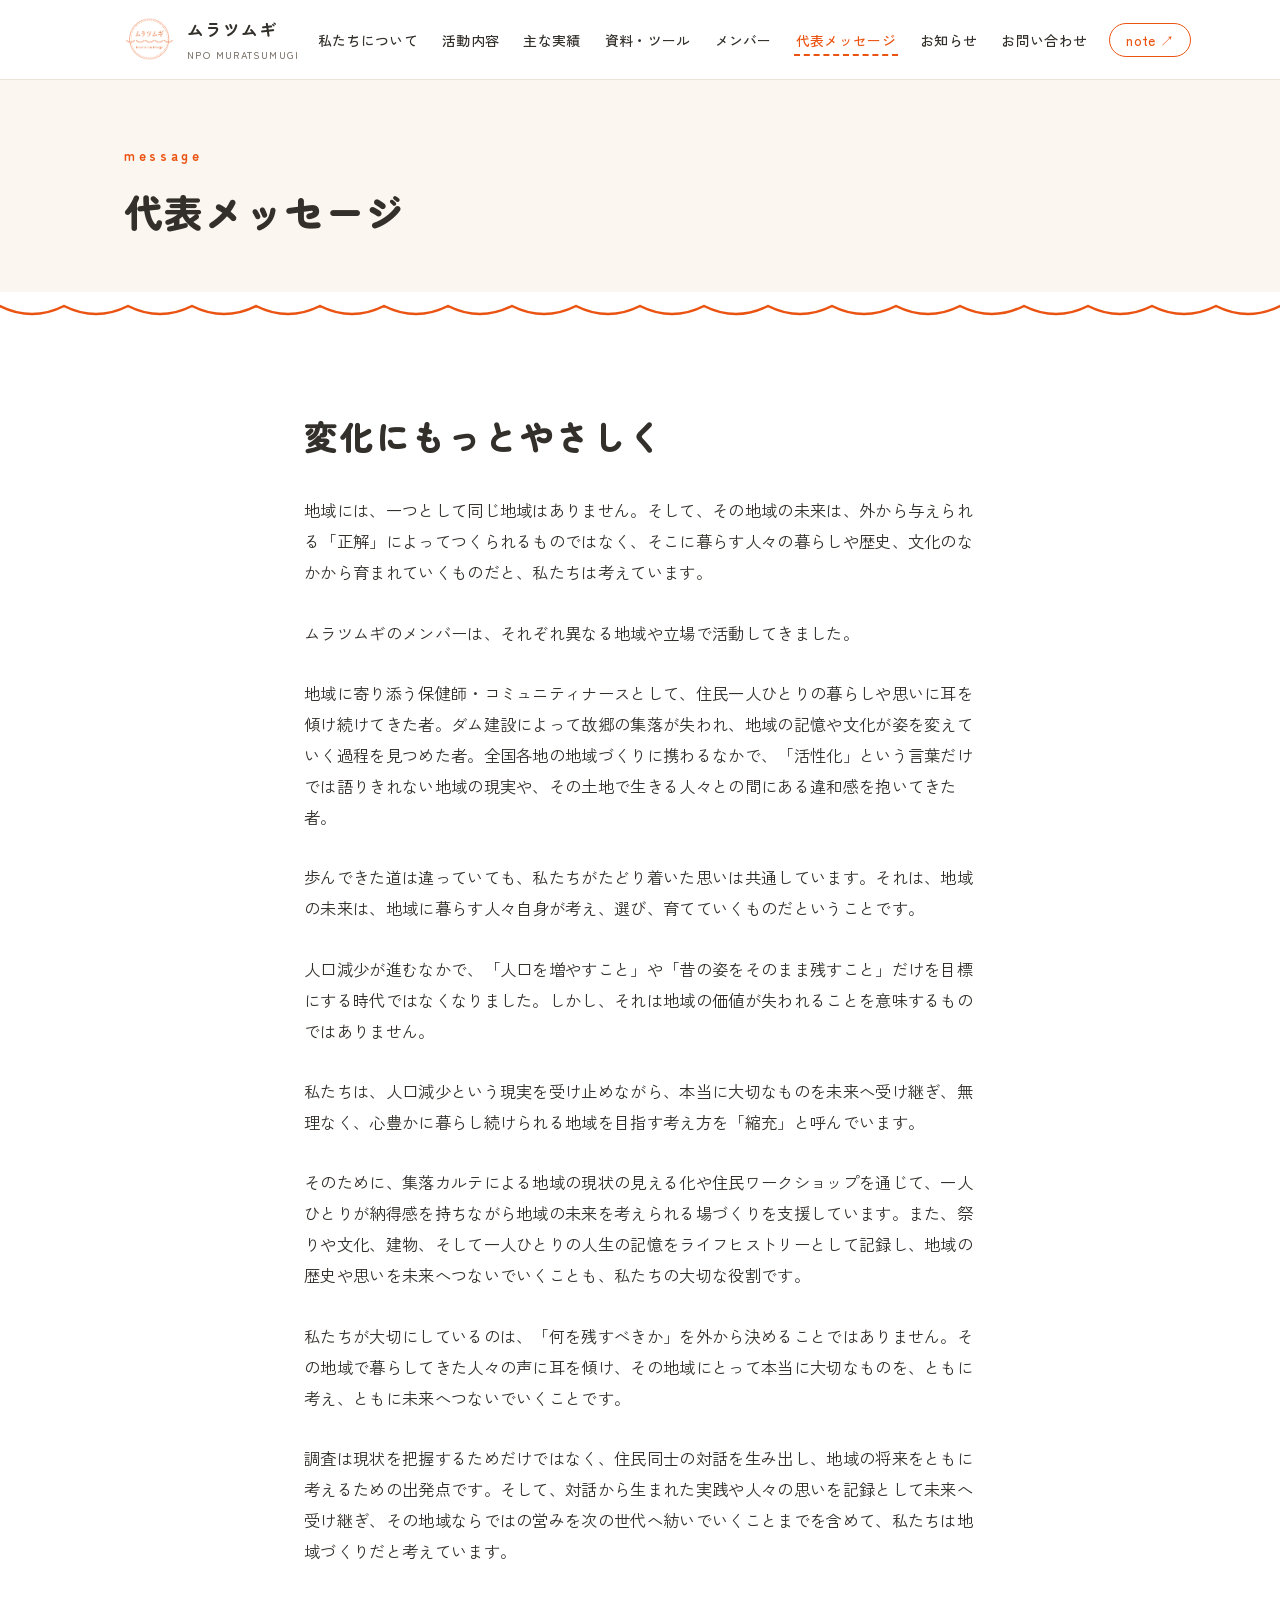
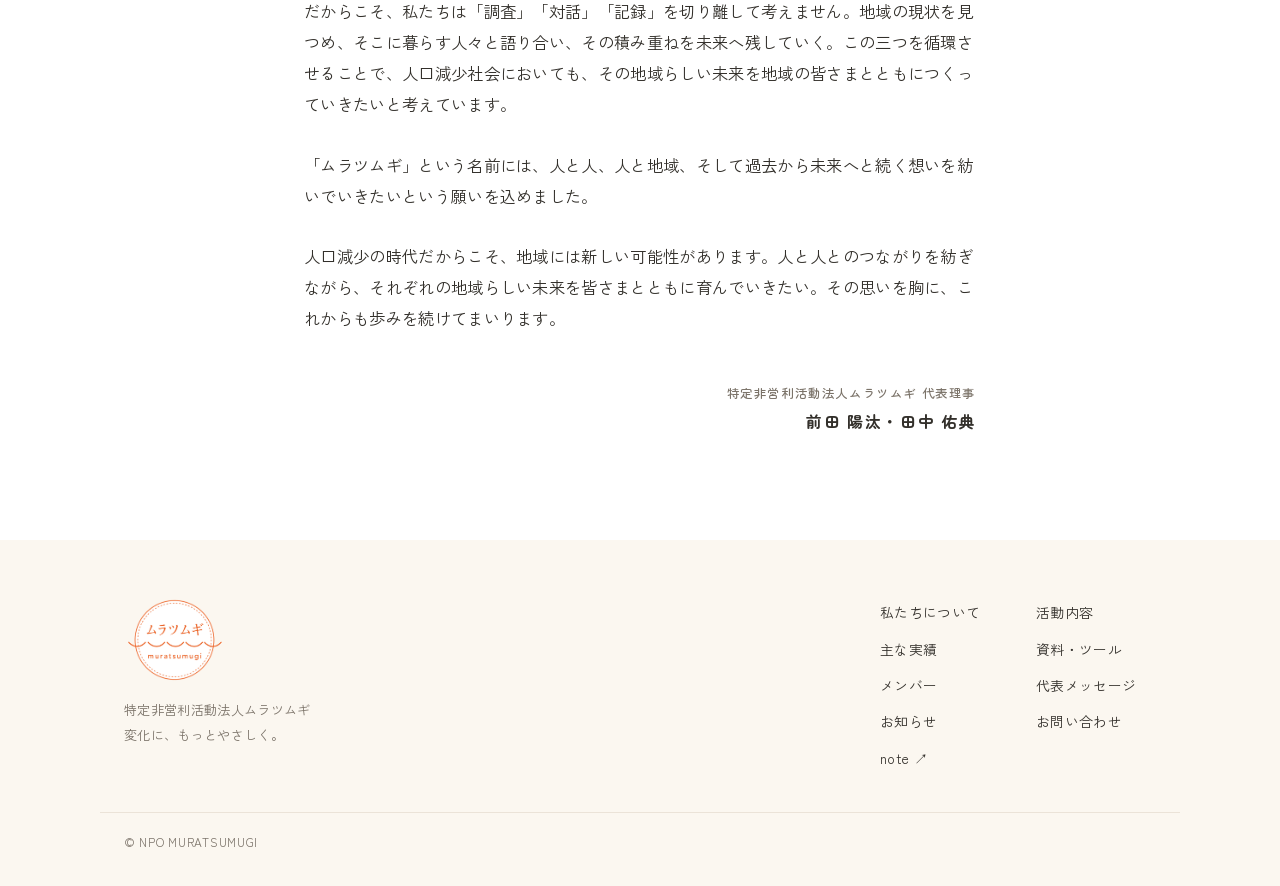
<file: message.html>
<!DOCTYPE html>
<html lang="ja">
<head>
<meta charset="UTF-8">
<meta name="viewport" content="width=device-width, initial-scale=1.0">
<title>代表メッセージ|特定非営利活動法人ムラツムギ</title>
<meta name="description" content="ムラツムギ代表理事からのメッセージ。">
<meta property="og:type" content="website">
<meta property="og:title" content="代表メッセージ|特定非営利活動法人ムラツムギ">
<meta property="og:description" content="ムラツムギ代表理事からのメッセージ。">
<meta property="og:image" content="https://muratsumugi.or.jp/assets/img/ogp.jpg">
<meta property="og:url" content="https://muratsumugi.or.jp/message.html">
<meta property="og:site_name" content="特定非営利活動法人ムラツムギ">
<meta name="twitter:card" content="summary_large_image">
<meta name="twitter:title" content="代表メッセージ|特定非営利活動法人ムラツムギ">
<meta name="twitter:description" content="ムラツムギ代表理事からのメッセージ。">
<meta name="twitter:image" content="https://muratsumugi.or.jp/assets/img/ogp.jpg">
<link rel="icon" href="assets/img/favicon.png">
<link rel="apple-touch-icon" href="assets/img/icon-180.png">
<link rel="preconnect" href="https://fonts.googleapis.com">
<link rel="preconnect" href="https://fonts.gstatic.com" crossorigin>
<link href="https://fonts.googleapis.com/css2?family=Zen+Kaku+Gothic+New:wght@400;500;700&family=Zen+Maru+Gothic:wght@500;700;900&display=swap" rel="stylesheet">
<link rel="stylesheet" href="assets/css/style.css">
</head>
<body data-page="message">

<header class="site-header">
  <div class="header-inner">
    <a class="brand" href="index.html">
      <img src="assets/img/logo.png" alt="ムラツムギのロゴ">
      <span class="brand-name">ムラツムギ<small>NPO MURATSUMUGI</small></span>
    </a>
    <button class="nav-toggle" aria-label="メニューを開く" aria-expanded="false">
      <span></span><span></span><span></span>
    </button>
    <nav class="global-nav" aria-label="グローバルナビゲーション">
      <ul>
        <li><a href="about.html">私たちについて</a></li>
        <li><a href="activities.html">活動内容</a></li>
        <li><a href="works.html">主な実績</a></li>
        <li><a href="resources.html">資料・ツール</a></li>
        <li><a href="members.html">メンバー</a></li>
        <li><a href="message.html">代表メッセージ</a></li>
        <li><a href="news.html">お知らせ</a></li>
        <li><a href="contact.html">お問い合わせ</a></li>
        <li><a class="nav-note-link" href="https://note.com/muratsumugi" target="_blank" rel="noopener" data-note-url>note ↗</a></li>
      </ul>
    </nav>
  </div>
</header>

<main>
  <div class="page-header">
    <div class="container">
      <p class="eyebrow">message</p>
      <h1>代表メッセージ</h1>
    </div>
  </div>
  <div class="wave wave--drift" aria-hidden="true"></div>

  <section class="section">
    <div class="narrow">
      <h2 class="section-title" id="message-title"></h2>
      <div class="message-body" id="message-body"></div>
      <p class="message-sign" id="message-sign"></p>
    </div>
  </section>
</main>

<footer class="site-footer">
  <div class="footer-inner">
    <div class="footer-brand">
      <img src="assets/img/logo.png" alt="ムラツムギのロゴ">
      <p>特定非営利活動法人ムラツムギ<br>変化に、もっとやさしく。</p>
    </div>
    <nav class="footer-nav" aria-label="フッターナビゲーション">
      <ul>
        <li><a href="about.html">私たちについて</a></li>
        <li><a href="activities.html">活動内容</a></li>
        <li><a href="works.html">主な実績</a></li>
        <li><a href="resources.html">資料・ツール</a></li>
        <li><a href="members.html">メンバー</a></li>
        <li><a href="message.html">代表メッセージ</a></li>
        <li><a href="news.html">お知らせ</a></li>
        <li><a href="contact.html">お問い合わせ</a></li>
        <li><a href="https://note.com/muratsumugi" target="_blank" rel="noopener" data-note-url>note ↗</a></li>
      </ul>
    </nav>
  </div>
  <p class="copyright">© NPO MURATSUMUGI</p>
</footer>

<script src="assets/js/main.js"></script>
</body>
</html>
</file>
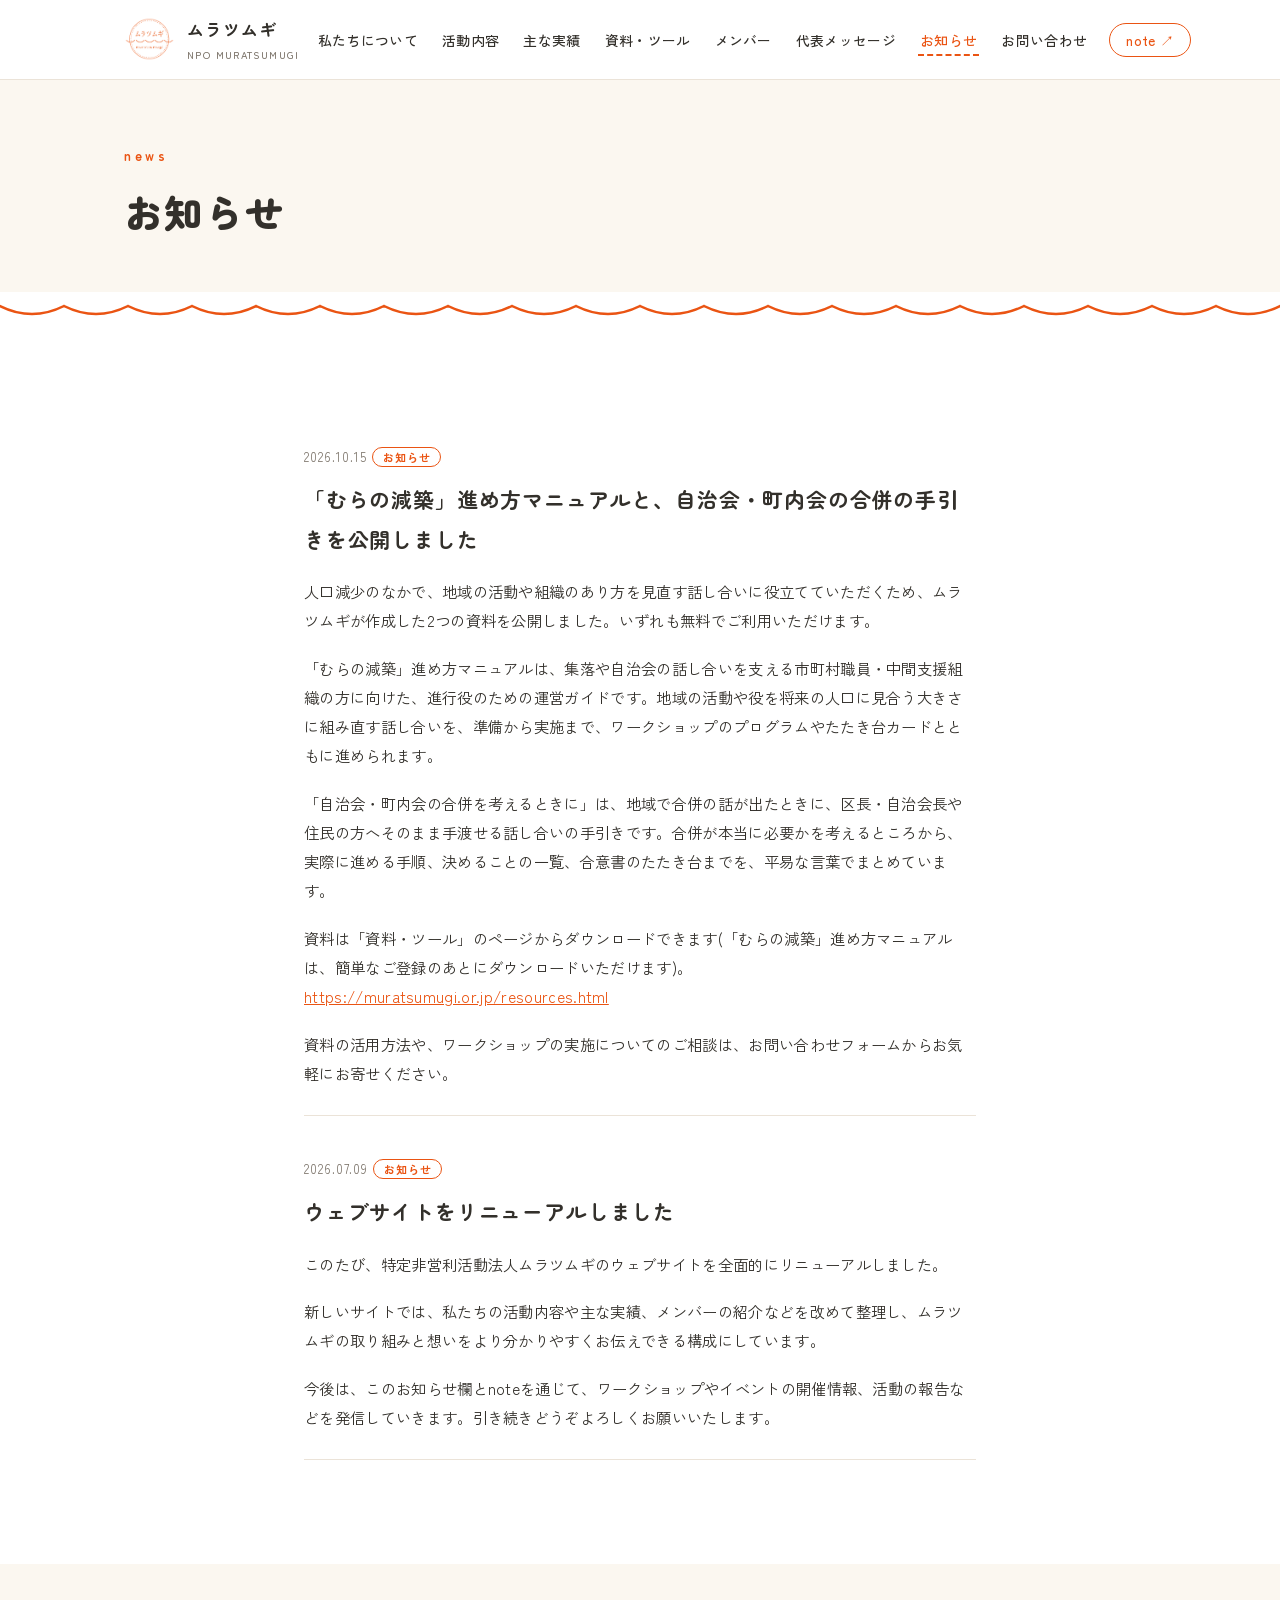
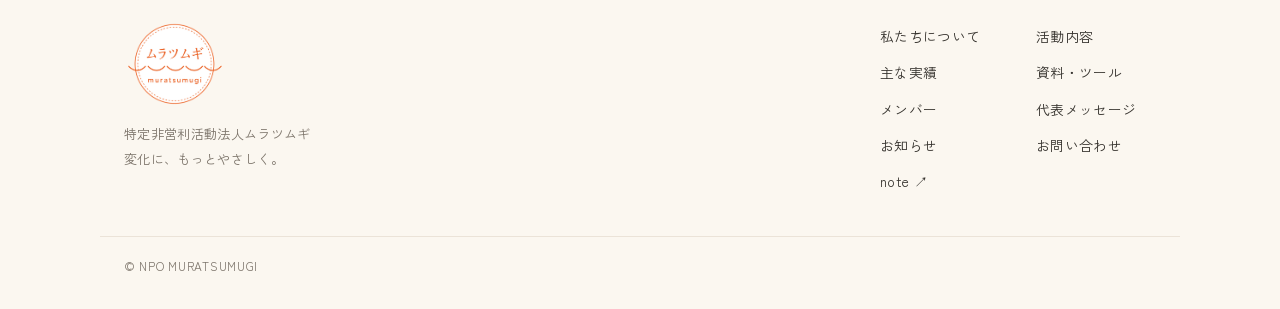
<file: news.html>
<!DOCTYPE html>
<html lang="ja">
<head>
<meta charset="UTF-8">
<meta name="viewport" content="width=device-width, initial-scale=1.0">
<title>お知らせ|特定非営利活動法人ムラツムギ</title>
<meta name="description" content="ムラツムギからのお知らせ・活動報告。">
<meta property="og:type" content="website">
<meta property="og:title" content="お知らせ|特定非営利活動法人ムラツムギ">
<meta property="og:description" content="ムラツムギからのお知らせ・活動報告。">
<meta property="og:image" content="https://muratsumugi.or.jp/assets/img/ogp.jpg">
<meta property="og:url" content="https://muratsumugi.or.jp/news.html">
<meta property="og:site_name" content="特定非営利活動法人ムラツムギ">
<meta name="twitter:card" content="summary_large_image">
<meta name="twitter:title" content="お知らせ|特定非営利活動法人ムラツムギ">
<meta name="twitter:description" content="ムラツムギからのお知らせ・活動報告。">
<meta name="twitter:image" content="https://muratsumugi.or.jp/assets/img/ogp.jpg">
<link rel="icon" href="assets/img/favicon.png">
<link rel="apple-touch-icon" href="assets/img/icon-180.png">
<link rel="preconnect" href="https://fonts.googleapis.com">
<link rel="preconnect" href="https://fonts.gstatic.com" crossorigin>
<link href="https://fonts.googleapis.com/css2?family=Zen+Kaku+Gothic+New:wght@400;500;700&family=Zen+Maru+Gothic:wght@500;700;900&display=swap" rel="stylesheet">
<link rel="stylesheet" href="assets/css/style.css">
</head>
<body data-page="news">

<header class="site-header">
  <div class="header-inner">
    <a class="brand" href="index.html">
      <img src="assets/img/logo.png" alt="ムラツムギのロゴ">
      <span class="brand-name">ムラツムギ<small>NPO MURATSUMUGI</small></span>
    </a>
    <button class="nav-toggle" aria-label="メニューを開く" aria-expanded="false">
      <span></span><span></span><span></span>
    </button>
    <nav class="global-nav" aria-label="グローバルナビゲーション">
      <ul>
        <li><a href="about.html">私たちについて</a></li>
        <li><a href="activities.html">活動内容</a></li>
        <li><a href="works.html">主な実績</a></li>
        <li><a href="resources.html">資料・ツール</a></li>
        <li><a href="members.html">メンバー</a></li>
        <li><a href="message.html">代表メッセージ</a></li>
        <li><a href="news.html">お知らせ</a></li>
        <li><a href="contact.html">お問い合わせ</a></li>
        <li><a class="nav-note-link" href="https://note.com/muratsumugi" target="_blank" rel="noopener" data-note-url>note ↗</a></li>
      </ul>
    </nav>
  </div>
</header>

<main>
  <div class="page-header">
    <div class="container">
      <p class="eyebrow">news</p>
      <h1>お知らせ</h1>
    </div>
  </div>
  <div class="wave wave--drift" aria-hidden="true"></div>

  <section class="section">
    <div class="narrow" id="news-articles"></div>
  </section>
</main>

<footer class="site-footer">
  <div class="footer-inner">
    <div class="footer-brand">
      <img src="assets/img/logo.png" alt="ムラツムギのロゴ">
      <p>特定非営利活動法人ムラツムギ<br>変化に、もっとやさしく。</p>
    </div>
    <nav class="footer-nav" aria-label="フッターナビゲーション">
      <ul>
        <li><a href="about.html">私たちについて</a></li>
        <li><a href="activities.html">活動内容</a></li>
        <li><a href="works.html">主な実績</a></li>
        <li><a href="resources.html">資料・ツール</a></li>
        <li><a href="members.html">メンバー</a></li>
        <li><a href="message.html">代表メッセージ</a></li>
        <li><a href="news.html">お知らせ</a></li>
        <li><a href="contact.html">お問い合わせ</a></li>
        <li><a href="https://note.com/muratsumugi" target="_blank" rel="noopener" data-note-url>note ↗</a></li>
      </ul>
    </nav>
  </div>
  <p class="copyright">© NPO MURATSUMUGI</p>
</footer>

<script src="assets/js/main.js"></script>
</body>
</html>
</file>
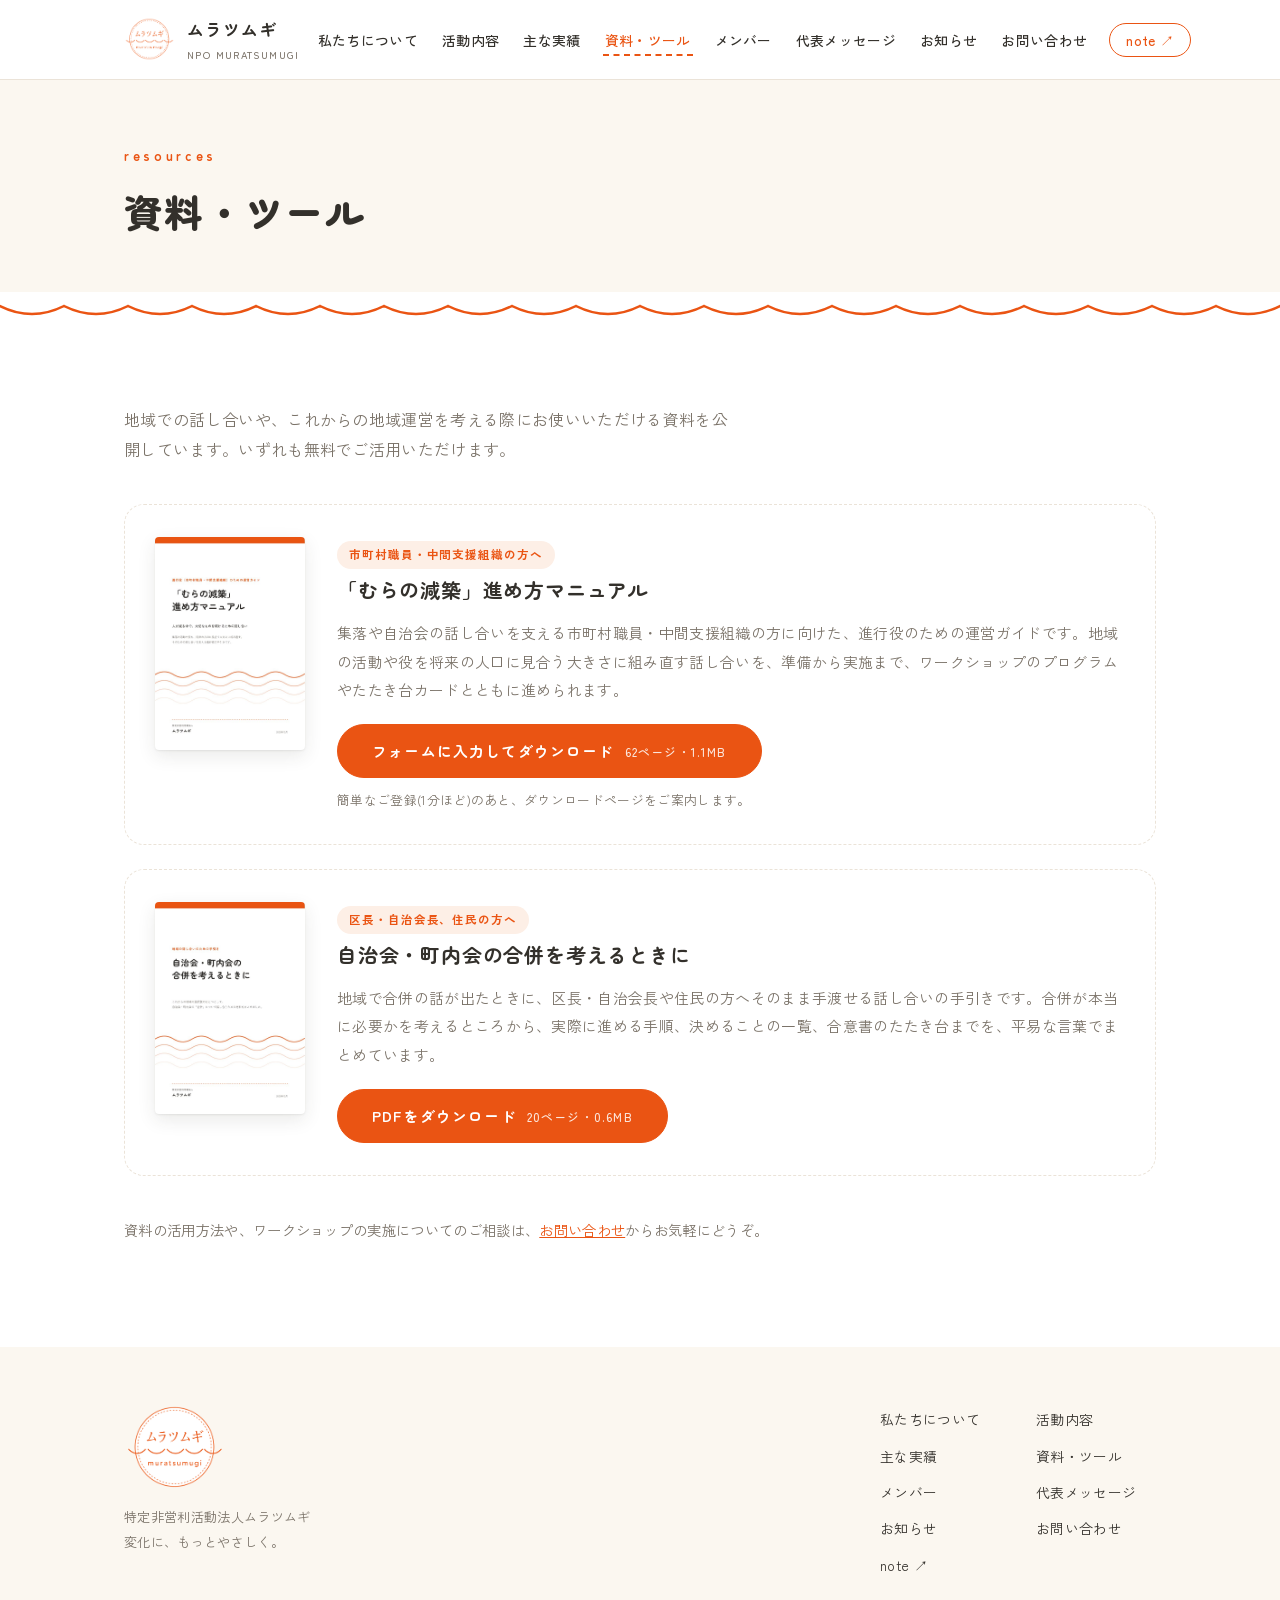
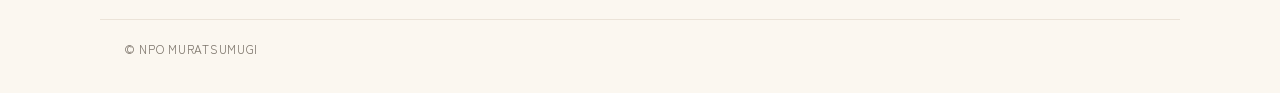
<file: resources.html>
<!DOCTYPE html>
<html lang="ja">
<head>
<meta charset="UTF-8">
<meta name="viewport" content="width=device-width, initial-scale=1.0">
<title>資料・ツール|特定非営利活動法人ムラツムギ</title>
<meta name="description" content="ムラツムギが作成した、地域の話し合いを進めるためのマニュアルや資料を無料で公開しています。">
<meta property="og:type" content="website">
<meta property="og:title" content="資料・ツール|特定非営利活動法人ムラツムギ">
<meta property="og:description" content="ムラツムギが作成した、地域の話し合いを進めるためのマニュアルや資料を無料で公開しています。">
<meta property="og:image" content="https://muratsumugi.or.jp/assets/img/ogp.jpg">
<meta property="og:url" content="https://muratsumugi.or.jp/resources.html">
<meta property="og:site_name" content="特定非営利活動法人ムラツムギ">
<meta name="twitter:card" content="summary_large_image">
<meta name="twitter:title" content="資料・ツール|特定非営利活動法人ムラツムギ">
<meta name="twitter:description" content="ムラツムギが作成した、地域の話し合いを進めるためのマニュアルや資料を無料で公開しています。">
<meta name="twitter:image" content="https://muratsumugi.or.jp/assets/img/ogp.jpg">
<link rel="icon" href="assets/img/favicon.png">
<link rel="apple-touch-icon" href="assets/img/icon-180.png">
<link rel="preconnect" href="https://fonts.googleapis.com">
<link rel="preconnect" href="https://fonts.gstatic.com" crossorigin>
<link href="https://fonts.googleapis.com/css2?family=Zen+Kaku+Gothic+New:wght@400;500;700&family=Zen+Maru+Gothic:wght@500;700;900&display=swap" rel="stylesheet">
<link rel="stylesheet" href="assets/css/style.css">
</head>
<body data-page="resources">

<header class="site-header">
  <div class="header-inner">
    <a class="brand" href="index.html">
      <img src="assets/img/logo.png" alt="ムラツムギのロゴ">
      <span class="brand-name">ムラツムギ<small>NPO MURATSUMUGI</small></span>
    </a>
    <button class="nav-toggle" aria-label="メニューを開く" aria-expanded="false">
      <span></span><span></span><span></span>
    </button>
    <nav class="global-nav" aria-label="グローバルナビゲーション">
      <ul>
        <li><a href="about.html">私たちについて</a></li>
        <li><a href="activities.html">活動内容</a></li>
        <li><a href="works.html">主な実績</a></li>
        <li><a href="resources.html">資料・ツール</a></li>
        <li><a href="members.html">メンバー</a></li>
        <li><a href="message.html">代表メッセージ</a></li>
        <li><a href="news.html">お知らせ</a></li>
        <li><a href="contact.html">お問い合わせ</a></li>
        <li><a class="nav-note-link" href="https://note.com/muratsumugi" target="_blank" rel="noopener" data-note-url>note ↗</a></li>
      </ul>
    </nav>
  </div>
</header>

<main>
  <div class="page-header">
    <div class="container">
      <p class="eyebrow">resources</p>
      <h1>資料・ツール</h1>
    </div>
  </div>
  <div class="wave wave--drift" aria-hidden="true"></div>

  <section class="section">
    <div class="container">
      <p class="section-lead">
        地域での話し合いや、これからの地域運営を考える際にお使いいただける資料を公開しています。いずれも無料でご活用いただけます。
      </p>
      <div class="resource-list" id="resources-list"></div>
      <p class="resource-note">
        資料の活用方法や、ワークショップの実施についてのご相談は、<a href="contact.html">お問い合わせ</a>からお気軽にどうぞ。
      </p>
    </div>
  </section>
</main>

<footer class="site-footer">
  <div class="footer-inner">
    <div class="footer-brand">
      <img src="assets/img/logo.png" alt="ムラツムギのロゴ">
      <p>特定非営利活動法人ムラツムギ<br>変化に、もっとやさしく。</p>
    </div>
    <nav class="footer-nav" aria-label="フッターナビゲーション">
      <ul>
        <li><a href="about.html">私たちについて</a></li>
        <li><a href="activities.html">活動内容</a></li>
        <li><a href="works.html">主な実績</a></li>
        <li><a href="resources.html">資料・ツール</a></li>
        <li><a href="members.html">メンバー</a></li>
        <li><a href="message.html">代表メッセージ</a></li>
        <li><a href="news.html">お知らせ</a></li>
        <li><a href="contact.html">お問い合わせ</a></li>
        <li><a href="https://note.com/muratsumugi" target="_blank" rel="noopener" data-note-url>note ↗</a></li>
      </ul>
    </nav>
  </div>
  <p class="copyright">© NPO MURATSUMUGI</p>
</footer>

<script src="assets/js/main.js"></script>
</body>
</html>
</file>
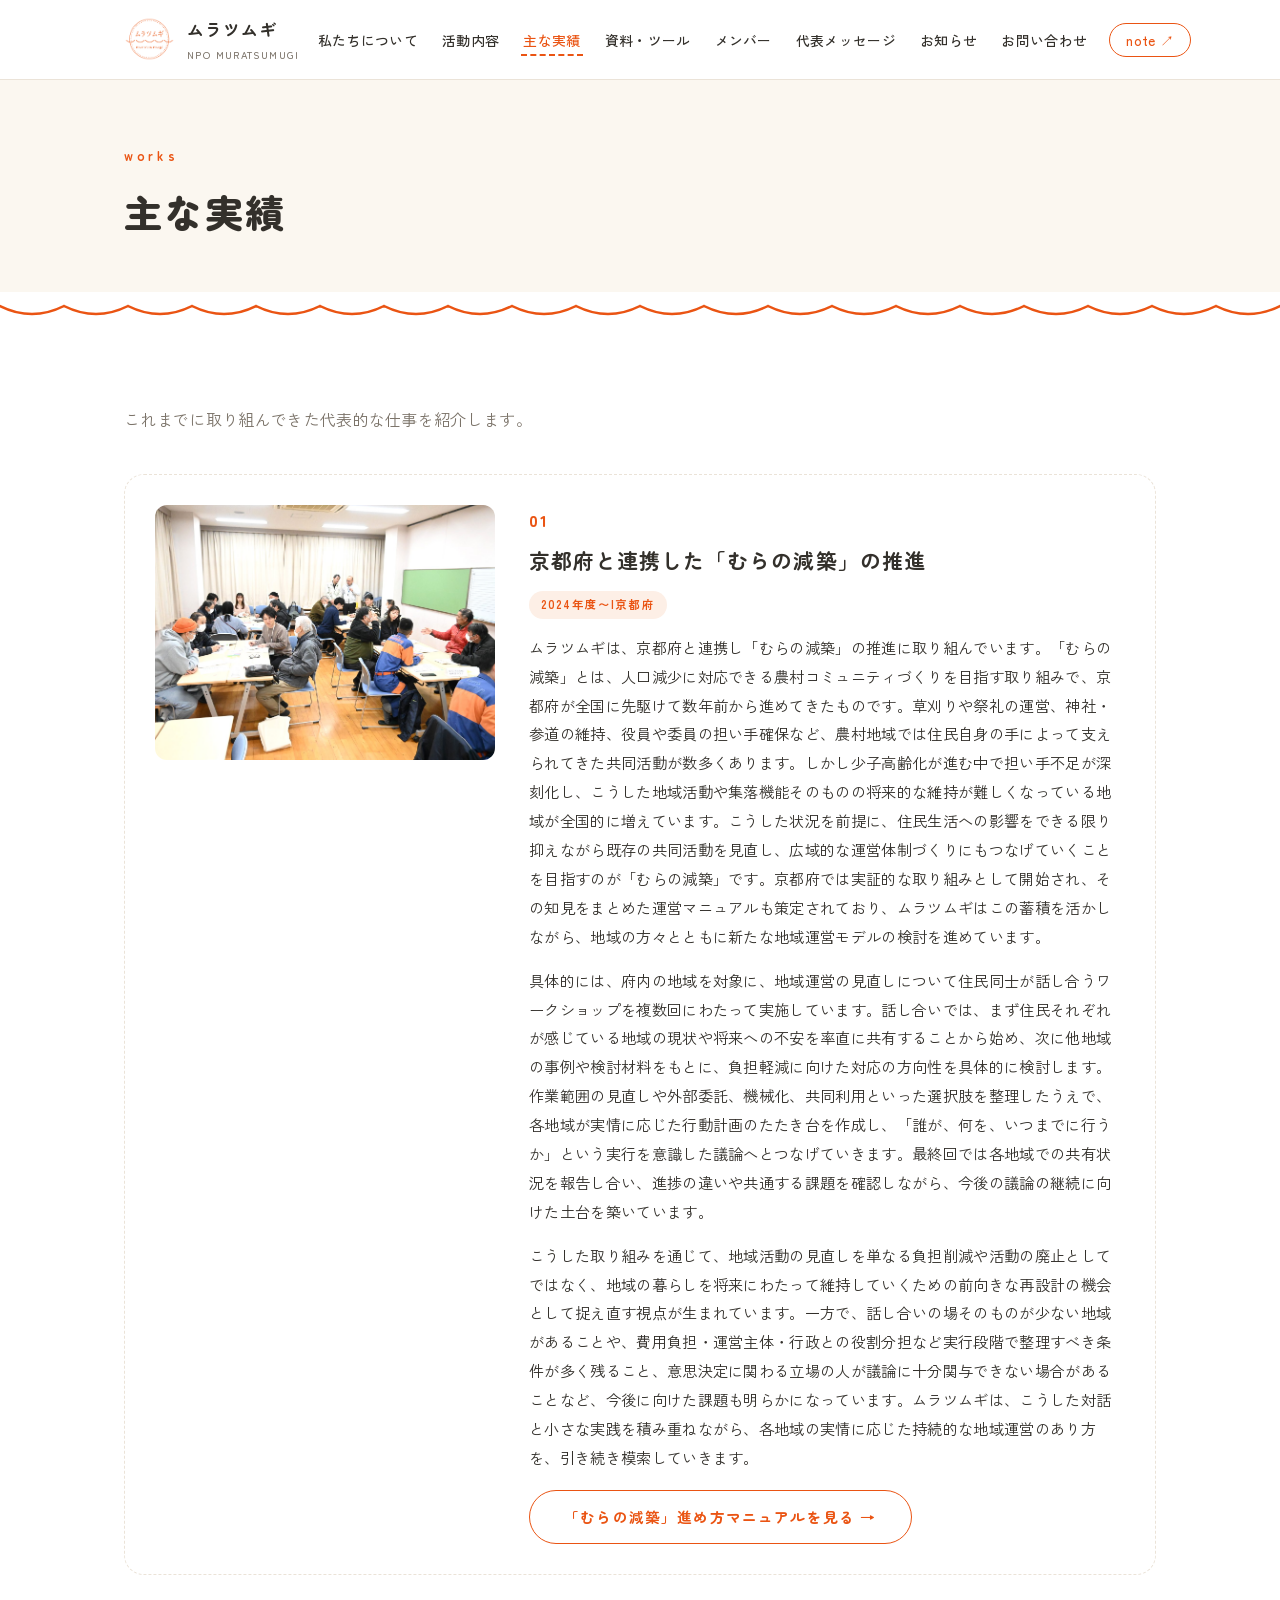
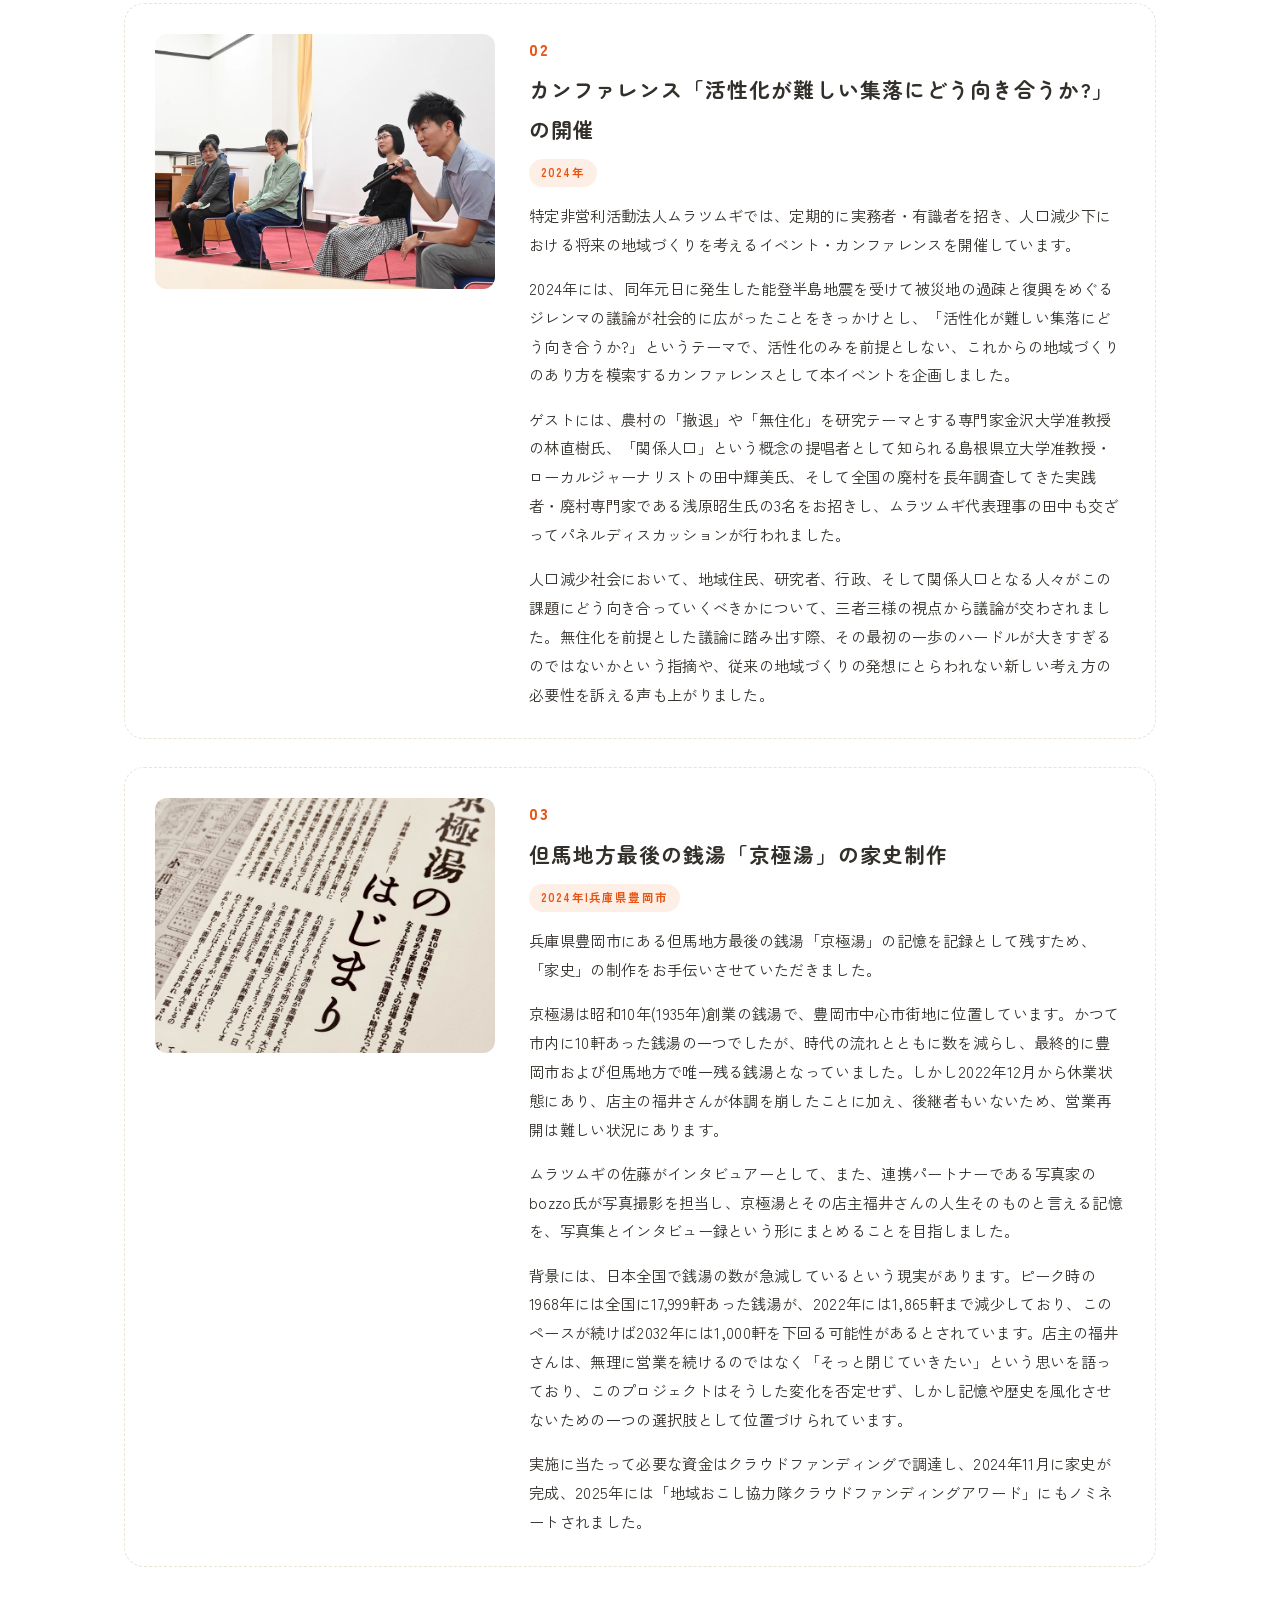
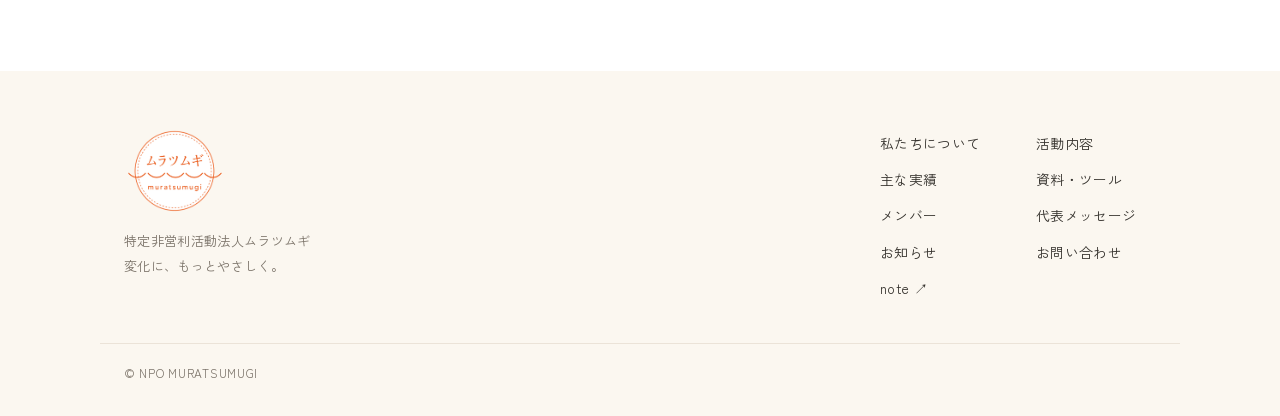
<file: works.html>
<!DOCTYPE html>
<html lang="ja">
<head>
<meta charset="UTF-8">
<meta name="viewport" content="width=device-width, initial-scale=1.0">
<title>主な実績|特定非営利活動法人ムラツムギ</title>
<meta name="description" content="ムラツムギがこれまでに取り組んできた代表的な仕事を紹介します。">
<meta property="og:type" content="website">
<meta property="og:title" content="主な実績|特定非営利活動法人ムラツムギ">
<meta property="og:description" content="ムラツムギがこれまでに取り組んできた代表的な仕事を紹介します。">
<meta property="og:image" content="https://muratsumugi.or.jp/assets/img/ogp.jpg">
<meta property="og:url" content="https://muratsumugi.or.jp/works.html">
<meta property="og:site_name" content="特定非営利活動法人ムラツムギ">
<meta name="twitter:card" content="summary_large_image">
<meta name="twitter:title" content="主な実績|特定非営利活動法人ムラツムギ">
<meta name="twitter:description" content="ムラツムギがこれまでに取り組んできた代表的な仕事を紹介します。">
<meta name="twitter:image" content="https://muratsumugi.or.jp/assets/img/ogp.jpg">
<link rel="icon" href="assets/img/favicon.png">
<link rel="apple-touch-icon" href="assets/img/icon-180.png">
<link rel="preconnect" href="https://fonts.googleapis.com">
<link rel="preconnect" href="https://fonts.gstatic.com" crossorigin>
<link href="https://fonts.googleapis.com/css2?family=Zen+Kaku+Gothic+New:wght@400;500;700&family=Zen+Maru+Gothic:wght@500;700;900&display=swap" rel="stylesheet">
<link rel="stylesheet" href="assets/css/style.css">
</head>
<body data-page="works">

<header class="site-header">
  <div class="header-inner">
    <a class="brand" href="index.html">
      <img src="assets/img/logo.png" alt="ムラツムギのロゴ">
      <span class="brand-name">ムラツムギ<small>NPO MURATSUMUGI</small></span>
    </a>
    <button class="nav-toggle" aria-label="メニューを開く" aria-expanded="false">
      <span></span><span></span><span></span>
    </button>
    <nav class="global-nav" aria-label="グローバルナビゲーション">
      <ul>
        <li><a href="about.html">私たちについて</a></li>
        <li><a href="activities.html">活動内容</a></li>
        <li><a href="works.html">主な実績</a></li>
        <li><a href="resources.html">資料・ツール</a></li>
        <li><a href="members.html">メンバー</a></li>
        <li><a href="message.html">代表メッセージ</a></li>
        <li><a href="news.html">お知らせ</a></li>
        <li><a href="contact.html">お問い合わせ</a></li>
        <li><a class="nav-note-link" href="https://note.com/muratsumugi" target="_blank" rel="noopener" data-note-url>note ↗</a></li>
      </ul>
    </nav>
  </div>
</header>

<main>
  <div class="page-header">
    <div class="container">
      <p class="eyebrow">works</p>
      <h1>主な実績</h1>
    </div>
  </div>
  <div class="wave wave--drift" aria-hidden="true"></div>

  <section class="section">
    <div class="container">
      <p class="section-lead">
        これまでに取り組んできた代表的な仕事を紹介します。
      </p>
      <div class="activity-list" id="works-list"></div>
    </div>
  </section>
</main>

<footer class="site-footer">
  <div class="footer-inner">
    <div class="footer-brand">
      <img src="assets/img/logo.png" alt="ムラツムギのロゴ">
      <p>特定非営利活動法人ムラツムギ<br>変化に、もっとやさしく。</p>
    </div>
    <nav class="footer-nav" aria-label="フッターナビゲーション">
      <ul>
        <li><a href="about.html">私たちについて</a></li>
        <li><a href="activities.html">活動内容</a></li>
        <li><a href="works.html">主な実績</a></li>
        <li><a href="resources.html">資料・ツール</a></li>
        <li><a href="members.html">メンバー</a></li>
        <li><a href="message.html">代表メッセージ</a></li>
        <li><a href="news.html">お知らせ</a></li>
        <li><a href="contact.html">お問い合わせ</a></li>
        <li><a href="https://note.com/muratsumugi" target="_blank" rel="noopener" data-note-url>note ↗</a></li>
      </ul>
    </nav>
  </div>
  <p class="copyright">© NPO MURATSUMUGI</p>
</footer>

<script src="assets/js/main.js"></script>
</body>
</html>
</file>
<file: assets/css/style.css>
/* ============================================================
   ムラツムギ 公式サイト スタイルシート
   デザイントークンはロゴから抽出:
   朱 #EA5413 / 墨 #33302B / 灰 #7B7369 / 生成り #FBF7F0
   モチーフ: 波線(畝・山並み・縫い取り) と 破線(縫い目)
   ============================================================ */

:root {
  --shu: #EA5413;          /* ロゴの朱色 */
  --shu-deep: #C74409;     /* ホバー等の濃い朱 */
  --shu-tint: #FDEFE6;     /* 朱の淡い下地 */
  --sumi: #33302B;         /* 本文の墨色 */
  --hai: #7B7369;          /* 補助テキスト */
  --kinari: #FBF7F0;       /* 生成り(アクセント面) */
  --line: #EBE3D8;         /* 罫線 */
  --white: #FFFFFF;

  --font-display: "Zen Maru Gothic", "Hiragino Maru Gothic ProN", sans-serif;
  --font-body: "Zen Kaku Gothic New", "Hiragino Kaku Gothic ProN", "Yu Gothic", sans-serif;

  --w-max: 1080px;
  --w-narrow: 720px;
}

* { box-sizing: border-box; margin: 0; padding: 0; }

html { scroll-behavior: smooth; }

body {
  font-family: var(--font-body);
  color: var(--sumi);
  background: var(--white);
  line-height: 1.9;
  font-size: 16px;
  letter-spacing: 0.02em;
  -webkit-font-smoothing: antialiased;
}

img { max-width: 100%; display: block; }
a { color: var(--shu); text-decoration: none; }
a:hover { color: var(--shu-deep); }
a:focus-visible, button:focus-visible {
  outline: 2px solid var(--shu);
  outline-offset: 3px;
  border-radius: 2px;
}

.container { max-width: var(--w-max); margin: 0 auto; padding: 0 24px; }
.narrow { max-width: var(--w-narrow); margin: 0 auto; padding: 0 24px; }

/* ---------- ヘッダー ---------- */
.site-header {
  position: sticky; top: 0; z-index: 50;
  background: rgba(255,255,255,0.92);
  backdrop-filter: blur(8px);
  border-bottom: 1px solid var(--line);
}
.header-inner {
  max-width: var(--w-max); margin: 0 auto; padding: 14px 24px;
  display: flex; align-items: center; justify-content: space-between; gap: 16px;
}
.brand { display: flex; align-items: center; gap: 12px; color: var(--sumi); white-space: nowrap; flex-shrink: 0; }
.brand img { height: 44px; width: auto; }
.brand-name {
  font-family: var(--font-display); font-weight: 700; font-size: 1.05rem;
  letter-spacing: 0.06em;
}
.brand-name small {
  display: block; font-size: 0.62rem; font-weight: 500; color: var(--hai);
  letter-spacing: 0.14em;
}

.global-nav ul { display: flex; gap: 20px; list-style: none; align-items: center; }
.global-nav a {
  color: var(--sumi); font-size: 0.86rem; font-weight: 500;
  padding: 6px 2px; position: relative; white-space: nowrap;
}
.global-nav a::after {
  content: ""; position: absolute; left: 0; right: 100%; bottom: 0;
  border-bottom: 2px dashed var(--shu);
  transition: right 0.25s ease;
}
.global-nav a:hover::after, .global-nav a[aria-current="page"]::after { right: 0; }
.global-nav a[aria-current="page"] { color: var(--shu); }

.nav-note-link {
  border: 1.5px solid var(--shu); border-radius: 999px;
  padding: 6px 16px !important; color: var(--shu) !important; font-weight: 700;
}
.nav-note-link:hover { background: var(--shu); color: var(--white) !important; }
.nav-note-link::after { display: none; }

.nav-toggle {
  display: none; background: none; border: none; cursor: pointer;
  width: 44px; height: 44px; position: relative;
}
.nav-toggle span {
  position: absolute; left: 10px; right: 10px; height: 2px;
  background: var(--sumi); border-radius: 2px; transition: 0.25s;
}
.nav-toggle span:nth-child(1) { top: 15px; }
.nav-toggle span:nth-child(2) { top: 22px; }
.nav-toggle span:nth-child(3) { top: 29px; }
.nav-open .nav-toggle span:nth-child(1) { top: 22px; transform: rotate(45deg); }
.nav-open .nav-toggle span:nth-child(2) { opacity: 0; }
.nav-open .nav-toggle span:nth-child(3) { top: 22px; transform: rotate(-45deg); }

@media (max-width: 1180px) {
  .nav-toggle { display: block; }
  .global-nav {
    display: none;
    position: absolute; top: 100%; left: 0; right: 0;
    background: var(--white); border-bottom: 1px solid var(--line);
    padding: 12px 24px 24px;
  }
  .nav-open .global-nav { display: block; }
  .global-nav ul { flex-direction: column; align-items: flex-start; gap: 4px; }
  .global-nav a { display: block; padding: 10px 4px; font-size: 1rem; }
  .nav-note-link { margin-top: 8px; }
}

/* ---------- 波線ディバイダー(ロゴのモチーフ) ---------- */
.wave { display: block; width: 100%; height: 28px; overflow: hidden; }
.wave svg { display: block; width: 200%; height: 100%; }
@media (prefers-reduced-motion: no-preference) {
  .wave--drift svg { animation: waveDrift 26s linear infinite; }
}
@keyframes waveDrift {
  from { transform: translateX(0); }
  to   { transform: translateX(-50%); }
}

/* ---------- ヒーロー ---------- */
.hero {
  background: var(--kinari);
  padding: 88px 0 64px;
  position: relative;
}
.hero-inner { max-width: var(--w-max); margin: 0 auto; padding: 0 24px; }
.hero-vision-label {
  font-family: var(--font-display); font-weight: 700; font-size: 0.8rem;
  letter-spacing: 0.3em; color: var(--shu); margin-bottom: 20px;
}
.hero-catch {
  font-family: var(--font-display); font-weight: 900;
  font-size: clamp(2rem, 5.4vw, 3.6rem);
  line-height: 1.5; letter-spacing: 0.05em;
  margin-bottom: 32px;
}
.hero-catch .accent { color: var(--shu); }
.hero-mission {
  display: flex; flex-wrap: wrap; gap: 12px 20px; margin-bottom: 36px;
}
.hero-mission span {
  font-family: var(--font-display); font-weight: 700; font-size: 0.95rem;
  border: 1.5px dashed var(--shu); border-radius: 999px;
  padding: 7px 20px; color: var(--shu); background: var(--white);
}
.hero-lead { max-width: 560px; color: var(--hai); font-size: 0.98rem; }

/* ---------- セクション共通 ---------- */
.section { padding: 84px 0; }
.section--kinari { background: var(--kinari); }
.eyebrow {
  font-family: var(--font-display); font-weight: 700;
  font-size: 0.82rem; letter-spacing: 0.28em; color: var(--shu);
  text-transform: lowercase; margin-bottom: 10px;
}
.section-title {
  font-family: var(--font-display); font-weight: 900;
  font-size: clamp(1.5rem, 3vw, 2.1rem); letter-spacing: 0.06em;
  margin-bottom: 28px;
}
.section-lead { color: var(--hai); max-width: 620px; margin-bottom: 40px; }
.section-lead--wide { max-width: 800px; }

/* ---------- カード(縫い目=破線ボーダー) ---------- */
.card-grid { display: grid; grid-template-columns: repeat(3, 1fr); gap: 24px; }
.card-grid--four { grid-template-columns: repeat(2, 1fr); }
@media (max-width: 600px) { .card-grid--four { grid-template-columns: 1fr; } }
@media (max-width: 900px) { .card-grid { grid-template-columns: 1fr 1fr; } }
@media (max-width: 600px) { .card-grid { grid-template-columns: 1fr; } }

.stitch-card {
  border: 1.5px dashed var(--line); border-radius: 16px;
  padding: 30px 26px; background: var(--white);
  transition: border-color 0.25s ease, transform 0.25s ease;
}
.stitch-card:hover { border-color: var(--shu); transform: translateY(-3px); }
a.stitch-card { display: block; color: inherit; }
.card-number {
  font-family: var(--font-display); font-weight: 900; font-size: 0.95rem;
  color: var(--shu); letter-spacing: 0.1em; margin-bottom: 8px;
}
.card-link-hint { font-size: 0.8rem; color: var(--shu); font-weight: 700; margin-top: 12px; display: inline-block; }
.stitch-card h3 {
  font-family: var(--font-display); font-weight: 700; font-size: 1.12rem;
  margin-bottom: 12px; letter-spacing: 0.04em;
}
.stitch-card .card-tag {
  display: inline-block; font-size: 0.72rem; font-weight: 700;
  color: var(--shu); background: var(--shu-tint); border-radius: 999px;
  padding: 3px 12px; margin-bottom: 14px; letter-spacing: 0.1em;
}
.stitch-card p { font-size: 0.92rem; color: var(--hai); }
.card-photo {
  width: calc(100% + 20px); margin: -14px -10px 18px;
  aspect-ratio: 16 / 10; object-fit: cover; border-radius: 10px;
}
.stitch-card--photo { padding-top: 24px; }

/* ---------- 活動詳細(活動内容ページ) ---------- */
.activity-list { display: grid; gap: 28px; }
.activity-row {
  display: grid; grid-template-columns: 340px 1fr; gap: 34px;
  border: 1.5px dashed var(--line); border-radius: 20px;
  padding: 30px; background: var(--white); align-items: start;
  transition: border-color 0.25s ease;
}
.activity-row:hover { border-color: var(--shu); }
.activity-photo {
  width: 100%; aspect-ratio: 4 / 3; object-fit: cover;
  border-radius: 12px; background: var(--kinari);
}
.activity-photo--placeholder {
  display: flex; flex-direction: column; align-items: center; justify-content: center;
  gap: 8px; color: var(--hai); font-size: 0.78rem; letter-spacing: 0.12em;
  border: 1.5px dashed var(--line); border-radius: 12px;
}
.activity-photo--placeholder::before {
  content: ""; width: 60px; height: 14px;
  background:
    radial-gradient(circle at 15px -1px, transparent 13px, var(--shu) 13.5px, var(--shu) 15px, transparent 16px) 0 0 / 30px 14px repeat-x;
  opacity: 0.5;
}
.activity-number {
  font-family: var(--font-display); font-weight: 900; font-size: 1rem;
  color: var(--shu); letter-spacing: 0.12em; margin-bottom: 6px;
}
.activity-row h2 {
  font-family: var(--font-display); font-weight: 700; font-size: 1.3rem;
  letter-spacing: 0.05em; margin-bottom: 6px;
}
.activity-row h2 a { color: inherit; }
.activity-row h2 a:hover { color: var(--shu); }
.activity-row .card-tag { display: inline-block; font-size: 0.72rem; font-weight: 700;
  color: var(--shu); background: var(--shu-tint); border-radius: 999px;
  padding: 3px 12px; margin-bottom: 14px; letter-spacing: 0.1em; }
.activity-desc { font-size: 0.95rem; color: var(--sumi); }
.activity-desc p + p { margin-top: 1em; }
.activity-link { margin-top: 18px; }
@media (max-width: 760px) {
  .activity-row { grid-template-columns: 1fr; gap: 22px; padding: 24px 20px; }
}

/* ---------- お知らせリスト ---------- */
.news-list { list-style: none; border-top: 1px solid var(--line); }
.news-list li { border-bottom: 1px solid var(--line); }
.news-list a, .news-list .news-row {
  display: flex; gap: 24px; padding: 20px 8px; color: var(--sumi);
  align-items: baseline; transition: background 0.2s;
}
.news-list a:hover { background: var(--shu-tint); }
.news-date {
  font-family: var(--font-display); font-size: 0.82rem; color: var(--hai);
  flex-shrink: 0; letter-spacing: 0.08em;
}
.news-cat {
  flex-shrink: 0; font-size: 0.7rem; font-weight: 700; color: var(--shu);
  border: 1px solid var(--shu); border-radius: 999px; padding: 1px 10px;
  letter-spacing: 0.08em;
}
.news-title { font-size: 0.95rem; }
@media (max-width: 600px) {
  .news-list a, .news-list .news-row { flex-wrap: wrap; gap: 8px 14px; }
}

/* お知らせ記事本文 */
.news-article { padding: 36px 0 8px; border-bottom: 1px solid var(--line); }
.news-article h2 {
  font-family: var(--font-display); font-weight: 700; font-size: 1.3rem;
  margin: 10px 0 18px; letter-spacing: 0.04em;
}
.news-article .news-body p { margin-bottom: 1.2em; font-size: 0.96rem; }
.news-article .news-body a { text-decoration: underline; }
.news-photo {
  width: 100%; max-height: 420px; object-fit: cover;
  border-radius: 14px; margin-bottom: 22px;
  border: 1.5px dashed var(--line); padding: 6px; background: var(--white);
}

/* ---------- メンバー ---------- */
.member-grid { display: grid; grid-template-columns: repeat(3, 1fr); gap: 40px 32px; max-width: 900px; margin: 0 auto; }
@media (max-width: 980px) { .member-grid { grid-template-columns: repeat(2, 1fr); } }
@media (max-width: 520px) { .member-grid { grid-template-columns: 1fr; } }

.member { text-align: center; }
.member-photo-frame {
  width: 168px; height: 168px; margin: 0 auto 18px;
  border: 2px dashed var(--shu); border-radius: 50%;
  padding: 7px; background: var(--white);
}
.member-photo {
  width: 100%; height: 100%; border-radius: 50%; object-fit: cover;
  background: var(--shu-tint);
}
.member-photo--placeholder {
  display: flex; align-items: center; justify-content: center;
  font-family: var(--font-display); font-weight: 900; font-size: 2rem;
  color: var(--shu);
}
.member-name {
  font-family: var(--font-display); font-weight: 700; font-size: 1.1rem;
  letter-spacing: 0.08em;
}
.member-name small {
  display: block; font-weight: 500; font-size: 0.68rem; color: var(--hai);
  letter-spacing: 0.18em; margin-top: 2px;
}
.member-role { font-size: 0.8rem; color: var(--shu); font-weight: 700; margin: 8px 0 10px; }
.member-bio { font-size: 0.85rem; color: var(--hai); text-align: left; }

.simple-member-block { margin-top: 64px; }
.simple-member-heading {
  font-family: var(--font-display); font-weight: 700; font-size: 1.05rem;
  letter-spacing: 0.1em; color: var(--hai); margin-bottom: 20px;
  display: flex; align-items: center; gap: 14px;
}
.simple-member-heading::after {
  content: ""; flex: 1; border-bottom: 1.5px dashed var(--line);
}
.simple-member-list {
  list-style: none; display: flex; flex-wrap: wrap; gap: 12px 14px;
}
.simple-member-list li {
  font-family: var(--font-display); font-weight: 700; font-size: 0.92rem;
  letter-spacing: 0.08em; color: var(--sumi);
  border: 1.5px dashed var(--line); border-radius: 999px;
  padding: 8px 22px; background: var(--white);
}

.advisor-list { display: grid; gap: 20px; }
.advisor {
  display: flex; gap: 22px; align-items: flex-start;
  border: 1.5px dashed var(--line); border-radius: 16px;
  padding: 24px 26px; background: var(--white);
}
.advisor .member-photo-frame { width: 92px; height: 92px; margin: 0; flex-shrink: 0; padding: 5px; }
.advisor-name { font-family: var(--font-display); font-weight: 700; font-size: 1.02rem; }
.advisor-affil { font-size: 0.82rem; color: var(--shu); font-weight: 700; margin: 2px 0 8px; }
.advisor-bio { font-size: 0.88rem; color: var(--hai); }
@media (max-width: 560px) { .advisor { flex-direction: column; align-items: center; text-align: center; } }

/* ---------- メッセージ ---------- */
.message-body { font-size: 1.02rem; }
.message-body p { margin-bottom: 1.8em; }
.message-sign {
  margin-top: 48px; text-align: right;
  font-family: var(--font-display); font-weight: 700; letter-spacing: 0.1em;
}
.message-sign small { display: block; font-weight: 500; color: var(--hai); font-size: 0.78rem; }

/* ---------- リッチ本文(見出し・図解つき長文) ---------- */
.rich h2 {
  font-family: var(--font-display); font-weight: 700; font-size: 1.35rem;
  letter-spacing: 0.05em; margin: 2.6em 0 1em;
  padding-left: 16px; border-left: 4px solid var(--shu);
}
.rich h3 {
  font-family: var(--font-display); font-weight: 700; font-size: 1.08rem;
  letter-spacing: 0.05em; margin: 2em 0 0.8em; color: var(--shu);
}
.rich-hr {
  border: none; border-top: 1.5px dashed var(--line); margin: 3em auto; width: 60%;
}
.rich-figure { margin: 2.5em 0; }
.rich-figure img {
  width: 100%; border: 1.5px dashed var(--line); border-radius: 14px;
  padding: 10px; background: var(--white);
}

/* ---------- 定義リスト(団体概要) ---------- */
.org-table { display: grid; grid-template-columns: 160px 1fr; border-top: 1px solid var(--line); }
.org-table dt, .org-table dd { padding: 16px 8px; border-bottom: 1px solid var(--line); font-size: 0.94rem; }
.org-table dt { font-weight: 700; color: var(--hai); font-size: 0.85rem; letter-spacing: 0.08em; }
@media (max-width: 560px) {
  .org-table { grid-template-columns: 1fr; }
  .org-table dt { border-bottom: none; padding-bottom: 0; }
}

/* ---------- ボタン ---------- */
.btn {
  display: inline-block; font-family: var(--font-display); font-weight: 700;
  font-size: 0.92rem; letter-spacing: 0.08em;
  border: 1.5px solid var(--shu); border-radius: 999px;
  padding: 12px 34px; color: var(--shu); background: var(--white);
  transition: 0.2s; cursor: pointer;
}
.btn:hover { background: var(--shu); color: var(--white); }
.btn--fill { background: var(--shu); color: var(--white); }
.btn--fill:hover { background: var(--shu-deep); border-color: var(--shu-deep); color: var(--white); }
.btn-row { display: flex; gap: 16px; flex-wrap: wrap; margin-top: 36px; }

/* ---------- Note セクション ---------- */
.note-banner {
  border: 1.5px dashed var(--shu); border-radius: 20px;
  padding: 40px 36px; display: flex; gap: 24px; align-items: center;
  justify-content: space-between; flex-wrap: wrap; background: var(--white);
}
.note-banner h3 { font-family: var(--font-display); font-weight: 700; font-size: 1.15rem; margin-bottom: 6px; }
.note-banner p { color: var(--hai); font-size: 0.9rem; }

/* ---------- お問い合わせ ---------- */
.form-embed { border: 1.5px dashed var(--line); border-radius: 20px; overflow: hidden; background: var(--white); }
.form-embed iframe { display: block; width: 100%; min-height: 900px; border: none; }
.form-placeholder { padding: 60px 30px; text-align: center; color: var(--hai); }

/* ---------- スクロールリビール ---------- */
@media (prefers-reduced-motion: no-preference) {
  .reveal { opacity: 0; transform: translateY(18px); transition: opacity 0.7s ease, transform 0.7s ease; }
  .reveal.is-visible { opacity: 1; transform: none; }
}

/* ---------- フッター ---------- */
.site-footer { background: var(--kinari); padding: 56px 0 32px; margin-top: 20px; }
.footer-inner {
  max-width: var(--w-max); margin: 0 auto; padding: 0 24px;
  display: flex; justify-content: space-between; gap: 36px; flex-wrap: wrap;
}
.footer-brand img { height: 88px; margin-bottom: 14px; }
.footer-brand p { font-size: 0.82rem; color: var(--hai); }
.footer-nav ul { list-style: none; display: grid; grid-template-columns: repeat(2, minmax(120px, auto)); gap: 6px 36px; }
.footer-nav a { color: var(--sumi); font-size: 0.86rem; }
.footer-nav a:hover { color: var(--shu); }
.copyright {
  max-width: var(--w-max); margin: 40px auto 0; padding: 18px 24px 0;
  border-top: 1px solid var(--line);
  font-size: 0.74rem; color: var(--hai); letter-spacing: 0.06em;
}

/* ---------- ページヘッダー(下層) ---------- */
.page-header { background: var(--kinari); padding: 64px 0 44px; }
.page-header .eyebrow { margin-bottom: 6px; }
.page-header h1 {
  font-family: var(--font-display); font-weight: 900;
  font-size: clamp(1.7rem, 4vw, 2.4rem); letter-spacing: 0.06em;
}

/* ---------- 資料・ツール ---------- */
.resource-list { display: grid; gap: 24px; }
.resource-card {
  display: grid; grid-template-columns: 150px 1fr; gap: 32px; align-items: start;
  border: 1.5px dashed var(--line); border-radius: 20px;
  padding: 32px 30px; background: var(--white);
  transition: border-color 0.25s ease;
}
.resource-card:hover { border-color: var(--shu); }
.resource-icon {
  width: 96px; height: 120px; border: 2px dashed var(--shu); border-radius: 10px;
  display: flex; align-items: flex-end; justify-content: center; padding-bottom: 14px;
  font-family: var(--font-display); font-weight: 900; color: var(--shu);
  letter-spacing: 0.1em; background: var(--shu-tint);
}
.resource-cover { display: block; transition: transform 0.25s ease; }
.resource-cover:hover { transform: translateY(-3px); }
.resource-cover img {
  width: 100%; border-radius: 4px; background: var(--white);
  box-shadow: 0 1px 2px rgba(51,48,43,0.08), 0 6px 18px rgba(51,48,43,0.10);
}
.resource-body h2 {
  font-family: var(--font-display); font-weight: 700; font-size: 1.25rem;
  letter-spacing: 0.04em; margin: 2px 0 10px;
}
.resource-body .card-tag {
  display: inline-block; font-size: 0.72rem; font-weight: 700; color: var(--shu);
  background: var(--shu-tint); border-radius: 999px; padding: 3px 12px; letter-spacing: 0.08em;
}
.resource-body p { font-size: 0.93rem; color: var(--hai); }
.resource-action { margin-top: 20px; }
.resource-action .btn small { margin-left: 10px; font-size: 0.75rem; opacity: 0.85; font-weight: 500; }
.resource-gate-note { margin-top: 10px; font-size: 0.8rem !important; color: var(--hai); }
.btn--disabled { border-color: var(--line); color: var(--hai); cursor: default; }
.btn--disabled:hover { background: var(--white); color: var(--hai); }
.resource-note { margin-top: 40px; font-size: 0.9rem; color: var(--hai); }
.resource-note a { text-decoration: underline; }
@media (max-width: 600px) {
  .resource-card { grid-template-columns: 1fr; gap: 18px; padding: 24px 20px; }
  .resource-cover { width: 140px; }
  .resource-icon { width: 64px; height: 80px; font-size: 0.8rem; padding-bottom: 8px; }
}
</file>
